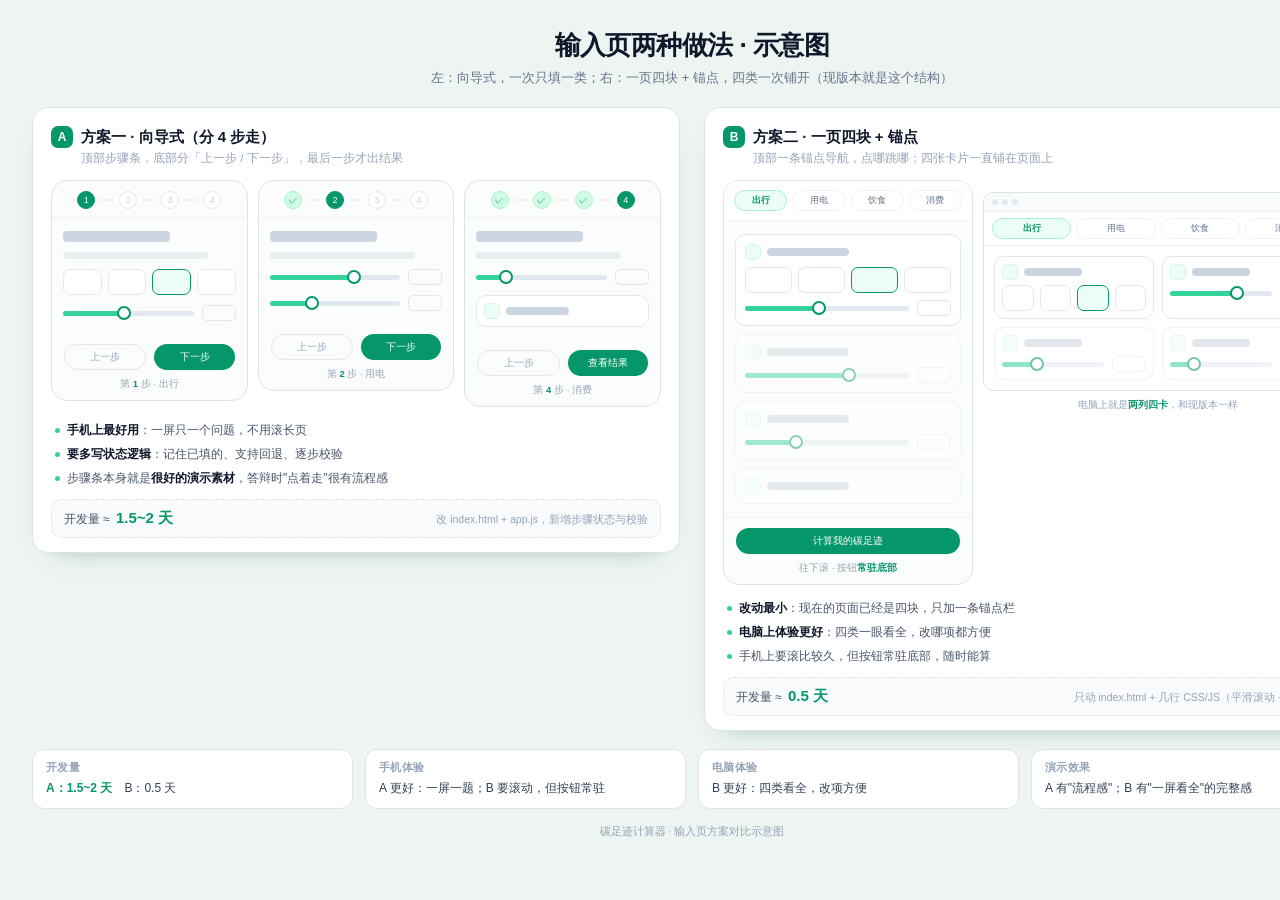
<file: docs/输入流程-示意图.html>
<!DOCTYPE html>
<html lang="zh-CN">
<head>
<meta charset="UTF-8">
<title>输入页两种做法 · 示意图</title>
<style>
  * { box-sizing: border-box; margin: 0; padding: 0; }
  body {
    font-family: -apple-system, "Segoe UI", "PingFang SC", "Microsoft YaHei", sans-serif;
    background: #eef4f1;
    padding: 28px 32px 26px;
    color: #0f172a;
  }
  .wrap { width: 1320px; margin: 0 auto; }

  header { text-align: center; margin-bottom: 20px; }
  header h1 { font-size: 26px; letter-spacing: -.02em; }
  header p { color: #64748b; font-size: 13px; margin-top: 6px; }

  .cols { display: grid; grid-template-columns: minmax(0, 1fr) minmax(0, 1fr); gap: 24px; align-items: start; }

  .col {
    background: #fff;
    border: 1px solid #dbe6e1;
    border-radius: 16px;
    padding: 18px 18px 14px;
    box-shadow: 0 12px 26px -22px rgba(6, 78, 59, .6);
  }

  .col h2 {
    font-size: 15px;
    display: flex;
    align-items: center;
    gap: 8px;
    margin-bottom: 3px;
  }
  .col h2 .num {
    display: grid; place-items: center;
    width: 22px; height: 22px; border-radius: 7px;
    background: #059669; color: #fff; font-size: 12px;
  }
  .col .lead { font-size: 11.5px; color: #94a3b8; margin: 0 0 14px 30px; }

  .row { display: flex; gap: 10px; align-items: flex-start; justify-content: center; }

  /* ---------- 手机线框 ---------- */
  .phone {
    width: 200px;
    background: #fbfdfc;
    border: 1.5px solid #dbe6e1;
    border-radius: 16px;
    overflow: hidden;
    display: flex;
    flex-direction: column;
    position: relative;
  }
  .pbar {
    display: flex; align-items: center; justify-content: center; gap: 6px;
    padding: 10px 10px 8px;
    border-bottom: 1px solid #eef2f0;
  }
  .pbar i {
    width: 18px; height: 18px; border-radius: 50%;
    border: 1.5px solid #e2e8f0; background: #fff;
    font-size: 9px; font-style: normal; color: #cbd5e1;
    display: grid; place-items: center;
  }
  .pbar i.on { background: #059669; border-color: #059669; color: #fff; }
  .pbar i.done { background: #d1fae5; border-color: #a7f3d0; color: #059669; }
  .pbar span.line { width: 12px; height: 1.5px; background: #eef2f0; }

  .pbody { padding: 13px 11px; flex: 1; display: flex; flex-direction: column; gap: 10px; }

  .ph-title { height: 11px; width: 62%; background: #cbd5e1; border-radius: 4px; }
  .ph-sub { height: 7px; width: 84%; background: #e8eef1; border-radius: 4px; }

  .grid4 { display: grid; grid-template-columns: repeat(4, 1fr); gap: 6px; }
  .grid4 i { height: 26px; border: 1.5px solid #e2e8f0; border-radius: 7px; background: #fff; }
  .grid4 i.sel { border-color: #059669; background: #ecfdf5; }

  .slider { display: flex; align-items: center; gap: 8px; }
  .track { flex: 1; height: 5px; border-radius: 99px; background: #e2e8f0; position: relative; }
  .track .fill { position: absolute; left: 0; top: 0; bottom: 0; width: 44%; background: #34d399; border-radius: 99px; }
  .track .knob {
    position: absolute; left: 41%; top: -4.5px;
    width: 14px; height: 14px; border-radius: 50%;
    background: #fff; border: 2.5px solid #059669;
  }
  .val { width: 34px; height: 16px; border: 1.5px solid #e2e8f0; border-radius: 5px; }

  .pfoot { display: flex; gap: 8px; padding: 10px 12px 12px; }
  .btn { flex: 1; height: 26px; border-radius: 99px; display: grid; place-items: center; font-size: 10px; }
  .btn.primary { background: #059669; color: #fff; }
  .btn.ghost { border: 1.5px solid #e2e8f0; color: #94a3b8; }
  .btn.wide { flex: 1; }

  .cap {
    text-align: center; font-size: 9.5px; white-space: nowrap; color: #94a3b8;
    padding: 0 0 9px; margin-top: -4px;
  }
  .cap b { color: #059669; }

  /* ---------- 锚点条 ---------- */
  .anchors {
    display: flex; gap: 5px; padding: 9px 10px;
    border-bottom: 1px solid #eef2f0; background: #fff;
  }
  .anchors span {
    flex: 1; text-align: center; font-size: 9px; color: #64748b;
    padding: 3px 0; border-radius: 99px; border: 1px solid #eef2f0;
  }
  .anchors span.active { background: #ecfdf5; border-color: #a7f3d0; color: #059669; font-weight: 700; }

  .mini-card {
    border: 1.5px solid #e2e8f0; border-radius: 10px;
    padding: 9px; display: flex; flex-direction: column; gap: 7px;
    background: #fff;
  }
  .mini-card.dim { opacity: .45; }
  .mini-head { display: flex; align-items: center; gap: 6px; }
  .mini-head i { width: 16px; height: 16px; border-radius: 5px; background: #ecfdf5; border: 1px solid #d1fae5; }
  .mini-head b { height: 8px; width: 40%; background: #cbd5e1; border-radius: 4px; display: block; }

  /* ---------- PC 迷你框 ---------- */
  .pc { width: 100%; margin-top: 12px; border: 1.5px solid #dbe6e1; border-radius: 10px; overflow: hidden; }
  .pc-bar { display: flex; gap: 4px; padding: 6px 8px; background: #f8fafc; border-bottom: 1px solid #eef2f0; }
  .pc-bar i { width: 6px; height: 6px; border-radius: 50%; background: #e2e8f0; }
  .pc-body { padding: 10px; display: grid; grid-template-columns: 1fr 1fr; gap: 8px; }
  .pc-body .mini-card { padding: 7px; gap: 5px; }
  .pc-body .mini-card:nth-child(n+3) { opacity: .55; }
  .pc .anchors { border-bottom: 1px solid #eef2f0; padding: 6px 8px; }

  /* ---------- 说明 ---------- */
  .pts { list-style: none; display: grid; gap: 6px; margin: 14px 0 12px; }
  .pts li { font-size: 12px; color: #475569; padding-left: 16px; position: relative; line-height: 1.5; }
  .pts li::before {
    content: ''; position: absolute; left: 4px; top: 7px;
    width: 5px; height: 5px; border-radius: 50%; background: #34d399;
  }
  .pts li b { color: #0f172a; }

  .cost {
    display: flex; align-items: baseline; gap: 6px;
    font-size: 12px; color: #475569;
    background: #f8fafc; border: 1px dashed #dbe6e1;
    border-radius: 10px; padding: 9px 12px;
  }
  .cost b { font-size: 15px; color: #059669; }
  .cost .chg { margin-left: auto; font-size: 10.5px; color: #94a3b8; }

  /* ---------- 底部对比条 ---------- */
  .strip {
    margin-top: 18px;
    display: grid; grid-template-columns: repeat(4, 1fr); gap: 12px;
  }
  .cell {
    background: #fff; border: 1px solid #dbe6e1; border-radius: 12px;
    padding: 11px 13px;
  }
  .cell h3 { font-size: 10.5px; color: #94a3b8; font-weight: 600; letter-spacing: .04em; }
  .cell p { font-size: 12px; margin-top: 5px; color: #334155; line-height: 1.45; }
  .cell p em { font-style: normal; color: #059669; font-weight: 700; }

  footer { text-align: center; font-size: 10.5px; color: #94a3b8; margin-top: 16px; }
</style>
</head>
<body>
<div class="wrap">
  <header>
    <h1>输入页两种做法 · 示意图</h1>
    <p>左：向导式，一次只填一类；右：一页四块 + 锚点，四类一次铺开（现版本就是这个结构）</p>
  </header>

  <div class="cols">

    <!-- =============== 方案一：向导式 =============== -->
    <section class="col">
      <h2><span class="num">A</span> 方案一 · 向导式（分 4 步走）</h2>
      <p class="lead">顶部步骤条，底部分「上一步 / 下一步」，最后一步才出结果</p>

      <div class="row">
        <!-- 第 1 步 -->
        <div class="phone">
          <div class="pbar">
            <i class="on">1</i><span class="line"></span><i>2</i><span class="line"></span>
            <i>3</i><span class="line"></span><i>4</i>
          </div>
          <div class="pbody">
            <div class="ph-title"></div>
            <div class="ph-sub"></div>
            <div class="grid4">
              <i></i><i></i><i class="sel"></i><i></i>
            </div>
            <div class="slider">
              <span class="track"><span class="fill"></span><span class="knob"></span></span>
              <span class="val"></span>
            </div>
          </div>
          <div class="pfoot">
            <span class="btn ghost">上一步</span>
            <span class="btn primary">下一步</span>
          </div>
          <div class="cap">第 <b>1</b> 步 · 出行</div>
        </div>

        <!-- 第 2 步 -->
        <div class="phone">
          <div class="pbar">
            <i class="done">✓</i><span class="line"></span><i class="on">2</i><span class="line"></span>
            <i>3</i><span class="line"></span><i>4</i>
          </div>
          <div class="pbody">
            <div class="ph-title"></div>
            <div class="ph-sub"></div>
            <div class="slider">
              <span class="track"><span class="fill" style="width:62%"></span><span class="knob" style="left:59%"></span></span>
              <span class="val"></span>
            </div>
            <div class="slider">
              <span class="track"><span class="fill" style="width:30%"></span><span class="knob" style="left:27%"></span></span>
              <span class="val"></span>
            </div>
          </div>
          <div class="pfoot">
            <span class="btn ghost">上一步</span>
            <span class="btn primary">下一步</span>
          </div>
          <div class="cap">第 <b>2</b> 步 · 用电</div>
        </div>

        <!-- 第 4 步 -->
        <div class="phone">
          <div class="pbar">
            <i class="done">✓</i><span class="line"></span><i class="done">✓</i><span class="line"></span>
            <i class="done">✓</i><span class="line"></span><i class="on">4</i>
          </div>
          <div class="pbody">
            <div class="ph-title"></div>
            <div class="ph-sub"></div>
            <div class="slider">
              <span class="track"><span class="fill" style="width:20%"></span><span class="knob" style="left:17%"></span></span>
              <span class="val"></span>
            </div>
            <div class="mini-card" style="padding:7px;gap:5px">
              <div class="mini-head"><i></i><b></b></div>
            </div>
          </div>
          <div class="pfoot">
            <span class="btn ghost">上一步</span>
            <span class="btn primary">查看结果</span>
          </div>
          <div class="cap">第 <b>4</b> 步 · 消费</div>
        </div>
      </div>

      <ul class="pts">
        <li><b>手机上最好用</b>：一屏只一个问题，不用滚长页</li>
        <li><b>要多写状态逻辑</b>：记住已填的、支持回退、逐步校验</li>
        <li>步骤条本身就是<b>很好的演示素材</b>，答辩时"点着走"很有流程感</li>
      </ul>

      <div class="cost">
        开发量 ≈ <b>1.5~2 天</b>
        <span class="chg">改 index.html + app.js，新增步骤状态与校验</span>
      </div>
    </section>

    <!-- =============== 方案二：一页四块 + 锚点 =============== -->
    <section class="col">
      <h2><span class="num">B</span> 方案二 · 一页四块 + 锚点</h2>
      <p class="lead">顶部一条锚点导航，点哪跳哪；四张卡片一直铺在页面上</p>

      <div class="row">
        <div class="phone" style="width:250px">
          <div class="anchors">
            <span class="active">出行</span><span>用电</span><span>饮食</span><span>消费</span>
          </div>
          <div class="pbody" style="gap:8px">
            <div class="mini-card">
              <div class="mini-head"><i></i><b></b></div>
              <div class="grid4" style="grid-template-columns:repeat(4,1fr)">
                <i></i><i></i><i class="sel"></i><i></i>
              </div>
              <div class="slider">
                <span class="track"><span class="fill"></span><span class="knob"></span></span>
                <span class="val"></span>
              </div>
            </div>
            <div class="mini-card dim">
              <div class="mini-head"><i></i><b></b></div>
              <div class="slider">
                <span class="track"><span class="fill" style="width:62%"></span><span class="knob" style="left:59%"></span></span>
                <span class="val"></span>
              </div>
            </div>
            <div class="mini-card dim">
              <div class="mini-head"><i></i><b></b></div>
              <div class="slider">
                <span class="track"><span class="fill" style="width:30%"></span><span class="knob" style="left:27%"></span></span>
                <span class="val"></span>
              </div>
            </div>
            <div class="mini-card dim">
              <div class="mini-head"><i></i><b></b></div>
            </div>
          </div>
          <div class="pfoot" style="border-top:1px solid #eef2f0">
            <span class="btn primary wide">计算我的碳足迹</span>
          </div>
          <div class="cap">往下滚 · 按钮<b>常驻底部</b></div>
        </div>

        <div style="flex:1; display:flex; flex-direction:column; gap:8px">
          <div class="pc">
            <div class="pc-bar"><i></i><i></i><i></i></div>
            <div class="anchors">
              <span class="active">出行</span><span>用电</span><span>饮食</span><span>消费</span>
            </div>
            <div class="pc-body">
              <div class="mini-card">
                <div class="mini-head"><i></i><b></b></div>
                <div class="grid4" style="grid-template-columns:repeat(4,1fr)">
                  <i></i><i></i><i class="sel"></i><i></i>
                </div>
              </div>
              <div class="mini-card">
                <div class="mini-head"><i></i><b></b></div>
                <div class="slider">
                  <span class="track"><span class="fill" style="width:62%"></span><span class="knob" style="left:59%"></span></span>
                  <span class="val"></span>
                </div>
              </div>
              <div class="mini-card">
                <div class="mini-head"><i></i><b></b></div>
                <div class="slider">
                  <span class="track"><span class="fill" style="width:30%"></span><span class="knob" style="left:27%"></span></span>
                  <span class="val"></span>
                </div>
              </div>
              <div class="mini-card">
                <div class="mini-head"><i></i><b></b></div>
                <div class="slider">
                  <span class="track"><span class="fill" style="width:20%"></span><span class="knob" style="left:17%"></span></span>
                  <span class="val"></span>
                </div>
              </div>
            </div>
          </div>
          <div class="cap" style="margin-top:0">电脑上就是<b>两列四卡</b>，和现版本一样</div>
        </div>
      </div>

      <ul class="pts">
        <li><b>改动最小</b>：现在的页面已经是四块，只加一条锚点栏</li>
        <li><b>电脑上体验更好</b>：四类一眼看全，改哪项都方便</li>
        <li>手机上要滚比较久，但按钮常驻底部，随时能算</li>
      </ul>

      <div class="cost">
        开发量 ≈ <b>0.5 天</b>
        <span class="chg">只动 index.html + 几行 CSS/JS（平滑滚动 + 高亮）</span>
      </div>
    </section>
  </div>

  <div class="strip">
    <div class="cell">
      <h3>开发量</h3>
      <p><em>A：1.5~2 天</em>　B：0.5 天</p>
    </div>
    <div class="cell">
      <h3>手机体验</h3>
      <p>A 更好：一屏一题；B 要滚动，但按钮常驻</p>
    </div>
    <div class="cell">
      <h3>电脑体验</h3>
      <p>B 更好：四类看全，改项方便</p>
    </div>
    <div class="cell">
      <h3>演示效果</h3>
      <p>A 有"流程感"；B 有"一屏看全"的完整感</p>
    </div>
  </div>

  <footer>碳足迹计算器 · 输入页方案对比示意图</footer>
</div>
</body>
</html>
</file>
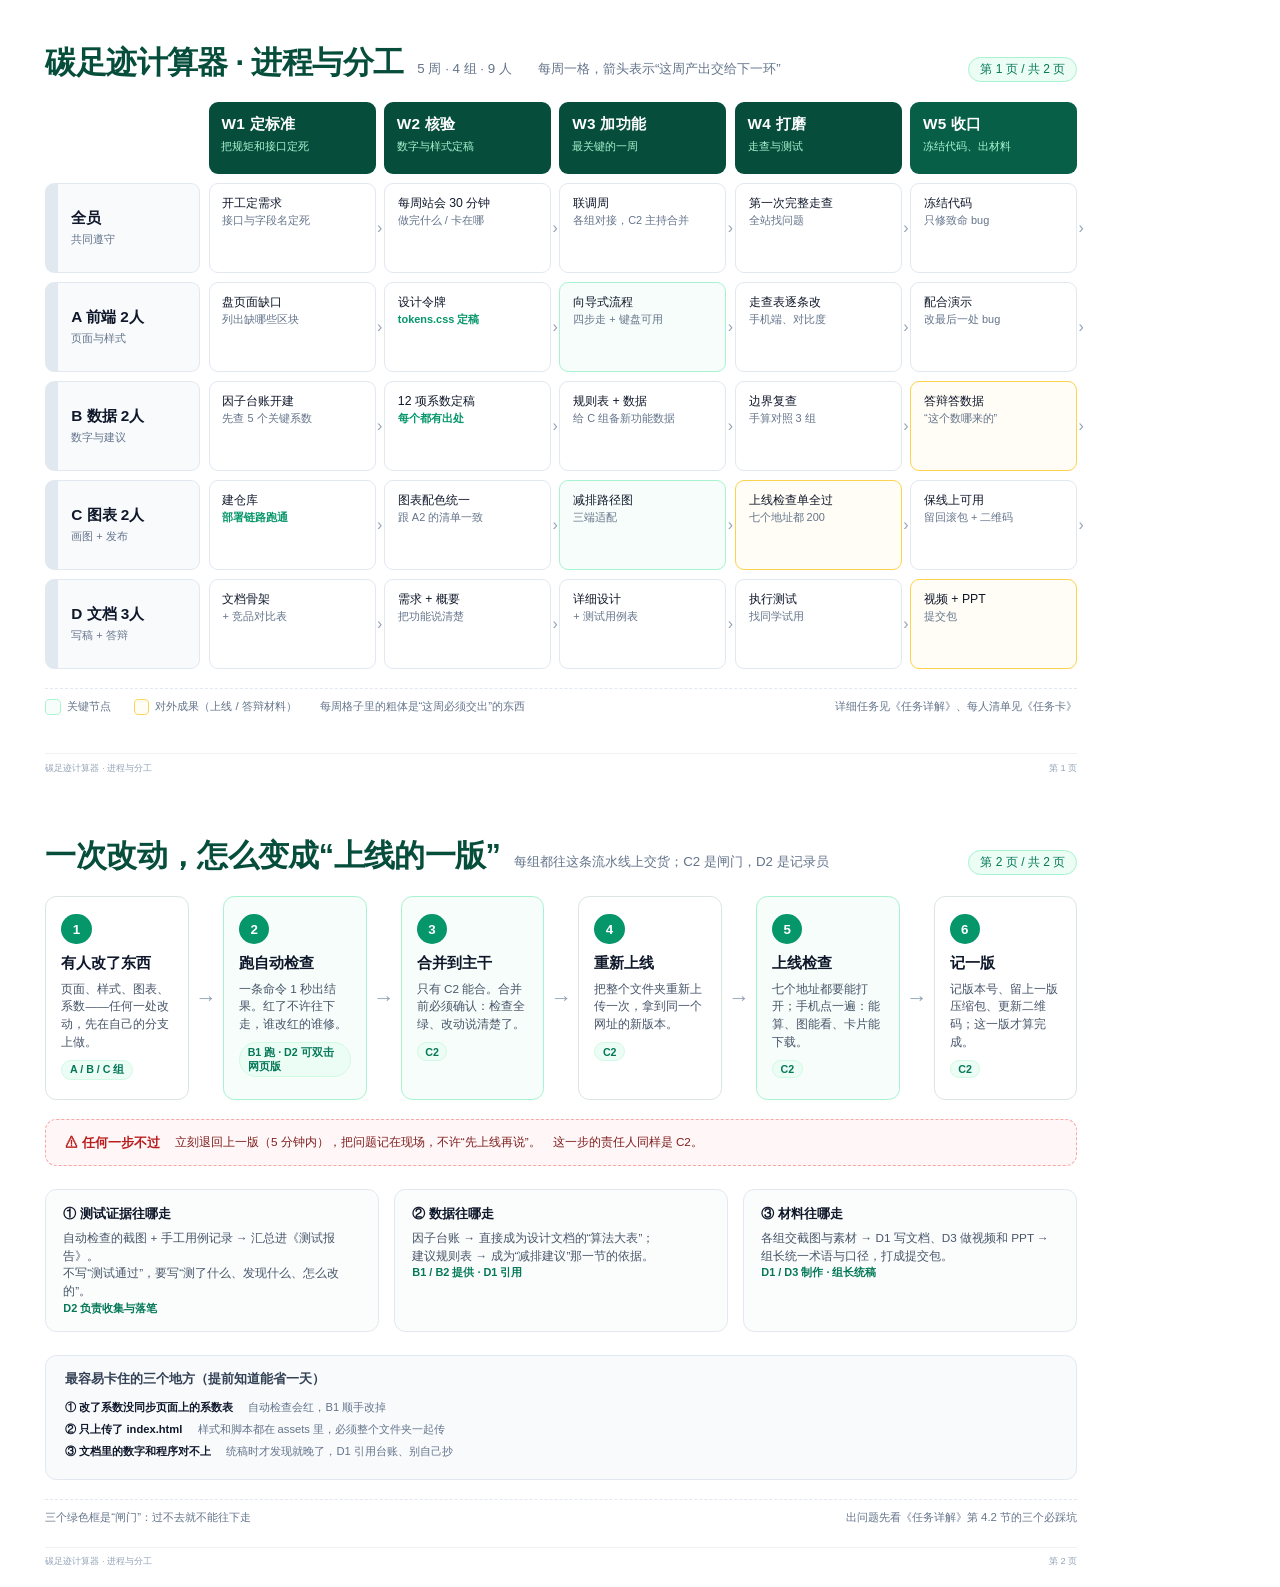
<file: docs/进程与分工流程图.html>
<!DOCTYPE html>
<html lang="zh-CN">
<head>
<meta charset="UTF-8">
<title>碳足迹计算器 · 进程与分工流程图</title>
<style>
  @page { size: A4 landscape; margin: 0; }

  * { box-sizing: border-box; margin: 0; padding: 0; }

  body {
    font-family: -apple-system, "Segoe UI", "PingFang SC", "Microsoft YaHei", sans-serif;
    color: #0f172a;
    -webkit-print-color-adjust: exact;
    print-color-adjust: exact;
  }

  .page {
    width: 297mm;
    height: 210mm;
    padding: 11mm 12mm 9mm;
    background: #fff;
    position: relative;
    overflow: hidden;
    page-break-after: always;
  }
  .page:last-child { page-break-after: auto; }

  /* ---------- 页头 ---------- */
  .head { display: flex; align-items: baseline; gap: 14px; margin-bottom: 5mm; }
  h1 { font-size: 23pt; letter-spacing: -.02em; color: #064e3b; }
  .head .sub { font-size: 10pt; color: #64748b; }
  .head .tag {
    margin-left: auto; font-size: 9pt; color: #047857;
    border: 1px solid #a7f3d0; background: #ecfdf5;
    padding: 3px 11px; border-radius: 99px;
  }

  /* ---------- 泳道表 ---------- */
  .board {
    display: grid;
    grid-template-columns: 41mm repeat(5, 1fr);
    gap: 2.2mm;
  }

  .corner, .week, .lane-label, .cell { border-radius: 2.4mm; }

  .week {
    background: #064e3b; color: #fff;
    padding: 3mm 3.4mm;
    min-height: 19mm;
  }
  .week b { display: block; font-size: 11.5pt; letter-spacing: .02em; }
  .week span { display: block; font-size: 8.2pt; color: #a7f3d0; margin-top: 1mm; }

  .week.w5 { background: #065f46; }

  .lane-label {
    display: flex; flex-direction: column; justify-content: center;
    padding: 3mm 3.4mm; border-left: 3.6mm solid #cbd5e1;
    background: #f8fafc; border: 1px solid #e2e8f0; border-left-width: 3.6mm;
  }
  .lane-label b { font-size: 11.5pt; }
  .lane-label span { font-size: 8.2pt; color: #64748b; margin-top: .8mm; }

  .lane-a .lane-label { border-left-color: #0ea5e9; background: #f0f9ff; }
  .lane-b .lane-label { border-left-color: #16a34a; background: #f0fdf4; }
  .lane-c .lane-label { border-left-color: #f59e0b; background: #fffbeb; }
  .lane-d .lane-label { border-left-color: #a855f7; background: #faf5ff; }
  .lane-all .lane-label { border-left-color: #64748b; background: #f8fafc; }

  .cell {
    border: 1px solid #e2e8f0;
    background: #fff;
    padding: 3mm 3.4mm;
    font-size: 9.2pt;
    line-height: 1.4;
    min-height: 24mm;
    position: relative;
  }
  .cell b { display: block; font-size: 10pt; margin-bottom: 1.2mm; }
  .cell small { color: #64748b; font-size: 8.2pt; }
  .cell .done { color: #059669; font-weight: 700; }

  .cell.key { border-color: #a7f3d0; background: #f7fdfa; }
  .cell.hot { border-color: #fcd34d; background: #fffdf5; }

  .lane-all .cell { background: #f8fafc; color: #475569; min-height: 17mm; padding: 2.4mm 3.4mm; }

  /* 行间箭头 */
  .cell:not(:last-child)::after {
    content: "\203A";
    position: absolute; right: -2.05mm; top: 50%;
    transform: translateY(-50%);
    font-size: 12pt; line-height: 1; color: #94a3b8;
  }

  /* ---------- 页脚说明 ---------- */
  .legend {
    display: flex; gap: 6mm; align-items: center;
    margin-top: 5mm; font-size: 8.6pt; color: #64748b;
    border-top: 1px dashed #e2e8f0; padding-top: 2.6mm;
  }
  .legend i { font-style: normal; display: inline-flex; align-items: center; gap: 1.6mm; }
  .legend i.note-only::before { display: none; }
  .legend.plain-legend i::before { display: none; }
  .legend i::before {
    content: ""; width: 3.6mm; height: 3.6mm; border-radius: 1.2mm;
    border: 1px solid #e2e8f0; background: #fff;
  }
  .legend .k::before { background: #f7fdfa; border-color: #a7f3d0; }
  .legend .h::before { background: #fffdf5; border-color: #fcd34d; }

  /* ---------- 第二页：发布闭环 ---------- */
  .flow { display: flex; align-items: stretch; gap: 0; margin-top: 4mm; }
  .step {
    flex: 1; border: 1.2px solid #dbe6e1; border-radius: 3mm;
    background: #fff; padding: 4.5mm 4mm 5mm; position: relative;
  }
  .step .n {
    display: inline-grid; place-items: center;
    width: 8mm; height: 8mm; border-radius: 50%;
    background: #059669; color: #fff; font-size: 10pt; font-weight: 700;
    margin-bottom: 2.2mm;
  }
  .step b { display: block; font-size: 11.5pt; margin-bottom: 1.6mm; }
  .step p { font-size: 8.8pt; color: #475569; line-height: 1.5; }
  .step .who {
    display: inline-block; margin-top: 2.6mm; font-size: 8pt; font-weight: 700;
    color: #047857; background: #ecfdf5; border: 1px solid #d1fae5;
    padding: .6mm 2mm; border-radius: 99px;
  }
  .step.s-gate { border-color: #a7f3d0; background: #f7fdfa; }

  .arrow {
    width: 9mm; display: grid; place-items: center; color: #94a3b8; font-size: 16pt;
  }

  .rollback {
    margin-top: 5mm; display: flex; align-items: center; gap: 4mm;
    border: 1.2px dashed #fca5a5; background: #fff7f7; border-radius: 3mm;
    padding: 3.6mm 5mm;
  }
  .rollback b { color: #b91c1c; font-size: 10pt; white-space: nowrap; }
  .rollback span { font-size: 8.8pt; color: #7f1d1d; }

  .parallel { margin-top: 6mm; display: grid; grid-template-columns: repeat(3, 1fr); gap: 4mm; }
  .pbox {
    border: 1px solid #e2e8f0; border-radius: 3mm; padding: 4mm 4.5mm;
    background: #fbfdfc;
  }
  .pbox b { font-size: 10pt; display: block; margin-bottom: 1.6mm; }
  .pbox p { font-size: 8.8pt; color: #475569; line-height: 1.5; }
  .pbox .who { font-size: 8.2pt; color: #047857; font-weight: 700; }

  .blockers {
    margin-top: 6mm; border: 1px solid #e2e8f0; border-radius: 3mm;
    background: #f8fafc; padding: 4mm 5mm 4.4mm;
  }
  .blockers > b { display: block; font-size: 9.6pt; color: #334155; margin-bottom: 2.4mm; }
  .bl { display: flex; align-items: baseline; gap: 4mm; font-size: 8.4pt; color: #475569; padding: .9mm 0; }
  .bl span { white-space: nowrap; font-weight: 600; color: #0f172a; }
  .bl em { font-style: normal; color: #64748b; }

  .foot {
    position: absolute; left: 12mm; right: 12mm; bottom: 5mm;
    display: flex; justify-content: space-between;
    font-size: 7pt; color: #94a3b8;
    border-top: 1px solid #eef2f0; padding-top: 2mm;
  }
</style>
</head>
<body>

<!-- ==================== 第 1 页：五周进程泳道 ==================== -->
<div class="page">
  <div class="head">
    <h1>碳足迹计算器 · 进程与分工</h1>
    <div class="sub">5 周 · 4 组 · 9 人　　每周一格，箭头表示“这周产出交给下一环”</div>
    <div class="tag">第 1 页 / 共 2 页</div>
  </div>

  <div class="board">
    <!-- 表头 -->
    <div class="corner"></div>
    <div class="week"><b>W1 定标准</b><span>把规矩和接口定死</span></div>
    <div class="week"><b>W2 核验</b><span>数字与样式定稿</span></div>
    <div class="week"><b>W3 加功能</b><span>最关键的一周</span></div>
    <div class="week"><b>W4 打磨</b><span>走查与测试</span></div>
    <div class="week w5"><b>W5 收口</b><span>冻结代码、出材料</span></div>

    <!-- 全员 -->
    <div class="lane-all lane-label"><b>全员</b><span>共同遵守</span></div>
    <div class="cell">开工定需求<br><small>接口与字段名定死</small></div>
    <div class="cell">每周站会 30 分钟<br><small>做完什么 / 卡在哪</small></div>
    <div class="cell">联调周<br><small>各组对接，C2 主持合并</small></div>
    <div class="cell">第一次完整走查<br><small>全站找问题</small></div>
    <div class="cell">冻结代码<br><small>只修致命 bug</small></div>

    <!-- A 组 -->
    <div class="lane-a lane-label"><b>A 前端 2人</b><span>页面与样式</span></div>
    <div class="cell">盘页面缺口<br><small>列出缺哪些区块</small></div>
    <div class="cell">设计令牌<br><small class="done">tokens.css 定稿</small></div>
    <div class="cell key">向导式流程<br><small>四步走 + 键盘可用</small></div>
    <div class="cell">走查表逐条改<br><small>手机端、对比度</small></div>
    <div class="cell">配合演示<br><small>改最后一处 bug</small></div>

    <!-- B 组 -->
    <div class="lane-b lane-label"><b>B 数据 2人</b><span>数字与建议</span></div>
    <div class="cell">因子台账开建<br><small>先查 5 个关键系数</small></div>
    <div class="cell">12 项系数定稿<br><small class="done">每个都有出处</small></div>
    <div class="cell">规则表 + 数据<br><small>给 C 组备新功能数据</small></div>
    <div class="cell">边界复查<br><small>手算对照 3 组</small></div>
    <div class="cell hot">答辩答数据<br><small>“这个数哪来的”</small></div>

    <!-- C 组 -->
    <div class="lane-c lane-label"><b>C 图表 2人</b><span>画图 + 发布</span></div>
    <div class="cell">建仓库<br><small class="done">部署链路跑通</small></div>
    <div class="cell">图表配色统一<br><small>跟 A2 的清单一致</small></div>
    <div class="cell key">减排路径图<br><small>三端适配</small></div>
    <div class="cell hot">上线检查单全过<br><small>七个地址都 200</small></div>
    <div class="cell">保线上可用<br><small>留回滚包 + 二维码</small></div>

    <!-- D 组 -->
    <div class="lane-d lane-label"><b>D 文档 3人</b><span>写稿 + 答辩</span></div>
    <div class="cell">文档骨架<br><small>+ 竞品对比表</small></div>
    <div class="cell">需求 + 概要<br><small>把功能说清楚</small></div>
    <div class="cell">详细设计<br><small>+ 测试用例表</small></div>
    <div class="cell">执行测试<br><small>找同学试用</small></div>
    <div class="cell hot">视频 + PPT<br><small>提交包</small></div>
  </div>

  <div class="legend">
    <i class="k">关键节点</i>
    <i class="h">对外成果（上线 / 答辩材料）</i>
    <i class="note-only">每周格子里的粗体是“这周必须交出”的东西</i>
    <i class="note-only" style="margin-left:auto">详细任务见《任务详解》、每人清单见《任务卡》</i>
  </div>

  <div class="foot">
    <span>碳足迹计算器 · 进程与分工</span>
    <span>第 1 页</span>
  </div>
</div>

<!-- ==================== 第 2 页：一次发布闭环 ==================== -->
<div class="page">
  <div class="head">
    <h1>一次改动，怎么变成“上线的一版”</h1>
    <div class="sub">每组都往这条流水线上交货；C2 是闸门，D2 是记录员</div>
    <div class="tag">第 2 页 / 共 2 页</div>
  </div>

  <div class="flow">
    <div class="step">
      <div class="n">1</div>
      <b>有人改了东西</b>
      <p>页面、样式、图表、系数——任何一处改动，先在自己的分支上做。</p>
      <span class="who">A / B / C 组</span>
    </div>
    <div class="arrow">→</div>

    <div class="step s-gate">
      <div class="n">2</div>
      <b>跑自动检查</b>
      <p>一条命令 1 秒出结果。红了不许往下走，谁改红的谁修。</p>
      <span class="who">B1 跑 · D2 可双击网页版</span>
    </div>
    <div class="arrow">→</div>

    <div class="step s-gate">
      <div class="n">3</div>
      <b>合并到主干</b>
      <p>只有 C2 能合。合并前必须确认：检查全绿、改动说清楚了。</p>
      <span class="who">C2</span>
    </div>
    <div class="arrow">→</div>

    <div class="step">
      <div class="n">4</div>
      <b>重新上线</b>
      <p>把整个文件夹重新上传一次，拿到同一个网址的新版本。</p>
      <span class="who">C2</span>
    </div>
    <div class="arrow">→</div>

    <div class="step s-gate">
      <div class="n">5</div>
      <b>上线检查</b>
      <p>七个地址都要能打开；手机点一遍：能算、图能看、卡片能下载。</p>
      <span class="who">C2</span>
    </div>
    <div class="arrow">→</div>

    <div class="step">
      <div class="n">6</div>
      <b>记一版</b>
      <p>记版本号、留上一版压缩包、更新二维码；这一版才算完成。</p>
      <span class="who">C2</span>
    </div>
  </div>

  <div class="rollback">
    <b>⚠ 任何一步不过</b>
    <span>立刻退回上一版（5 分钟内），把问题记在现场，不许“先上线再说”。　这一步的责任人同样是 C2。</span>
  </div>

  <div class="parallel">
    <div class="pbox">
      <b>① 测试证据往哪走</b>
      <p>自动检查的截图 + 手工用例记录 → 汇总进《测试报告》。<br>不写“测试通过”，要写“测了什么、发现什么、怎么改的”。</p>
      <p class="who">D2 负责收集与落笔</p>
    </div>
    <div class="pbox">
      <b>② 数据往哪走</b>
      <p>因子台账 → 直接成为设计文档的“算法大表”；<br>建议规则表 → 成为“减排建议”那一节的依据。</p>
      <p class="who">B1 / B2 提供 · D1 引用</p>
    </div>
    <div class="pbox">
      <b>③ 材料往哪走</b>
      <p>各组交截图与素材 → D1 写文档、D3 做视频和 PPT →<br>组长统一术语与口径，打成提交包。</p>
      <p class="who">D1 / D3 制作 · 组长统稿</p>
    </div>
  </div>

  <div class="blockers">
    <b>最容易卡住的三个地方（提前知道能省一天）</b>
    <div class="bl">
      <span>① 改了系数没同步页面上的系数表</span>
      <em>自动检查会红，B1 顺手改掉</em>
    </div>
    <div class="bl">
      <span>② 只上传了 index.html</span>
      <em>样式和脚本都在 assets 里，必须整个文件夹一起传</em>
    </div>
    <div class="bl">
      <span>③ 文档里的数字和程序对不上</span>
      <em>统稿时才发现就晚了，D1 引用台账、别自己抄</em>
    </div>
  </div>

  <div class="legend plain-legend" style="margin-top:5mm">
    <i class="note-only">三个绿色框是“闸门”：过不去就不能往下走</i>
    <i class="note-only" style="margin-left:auto">出问题先看《任务详解》第 4.2 节的三个必踩坑</i>
  </div>

  <div class="foot">
    <span>碳足迹计算器 · 进程与分工</span>
    <span>第 2 页</span>
  </div>
</div>

</body>
</html>
</file>
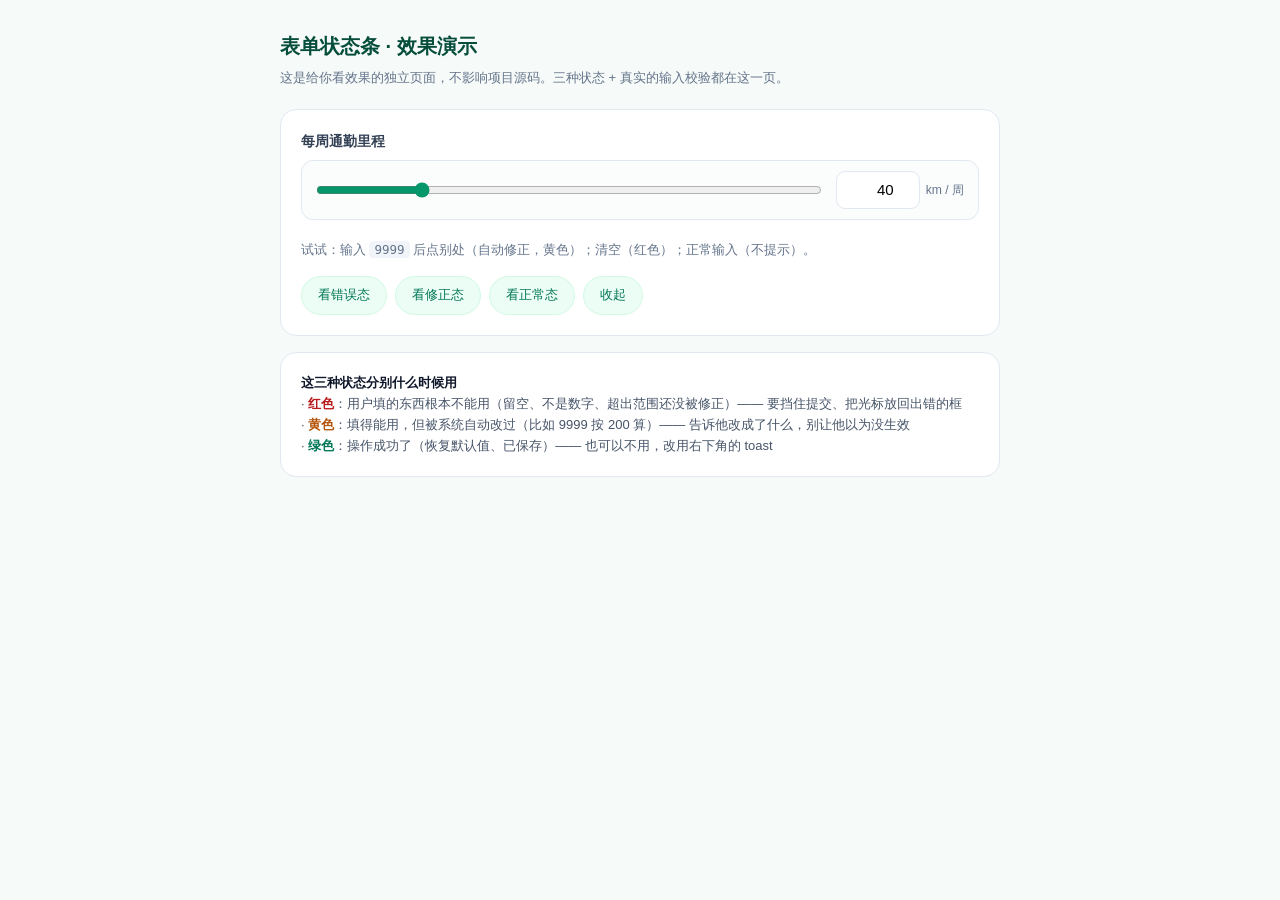
<file: docs/错误提示-演示.html>
<!DOCTYPE html>
<html lang="zh-CN">
<head>
<meta charset="UTF-8">
<meta name="viewport" content="width=device-width, initial-scale=1">
<title>表单状态条 · 效果演示</title>
<style>
  :root {
    --c-primary: #059669;
    --c-primary-dark: #047857;
    --c-primary-soft: #ecfdf5;
    --c-primary-line: #d1fae5;
    --c-text: #0f172a;
    --c-text-2: #334155;
    --c-text-muted: #64748b;
    --c-line: #e2e8f0;
    --c-danger: #dc2626;
    --c-warn: #f59e0b;
  }
  * { box-sizing: border-box; margin: 0; padding: 0; }
  body {
    font-family: -apple-system, "Segoe UI", "PingFang SC", "Microsoft YaHei", sans-serif;
    background: #f6faf8; color: var(--c-text); padding: 30px 20px 60px;
    line-height: 1.6;
  }
  .wrap { max-width: 720px; margin: 0 auto; }
  h1 { font-size: 20px; color: #064e3b; }
  .sub { color: var(--c-text-muted); font-size: 13px; margin: 6px 0 20px; }
  .card {
    background: #fff; border: 1px solid var(--c-line); border-radius: 16px;
    padding: 20px; margin-bottom: 16px;
  }
  .q { display: flex; flex-direction: column; gap: 8px; margin-bottom: 16px; }
  .q-label { font-size: .88rem; font-weight: 600; color: var(--c-text-2); }
  .slider-field {
    display: flex; align-items: center; gap: 14px;
    padding: 10px 14px; border: 1px solid var(--c-line); border-radius: 12px;
    background: #fbfdfc;
  }
  .js-range { flex: 1; accent-color: var(--c-primary); }
  .num-wrap { display: flex; align-items: center; gap: 6px; }
  .js-num {
    width: 84px; padding: 6px 10px; border: 1px solid var(--c-line); border-radius: 9px;
    font: inherit; font-size: .94rem; text-align: right; background: #fff;
  }
  .js-num:focus { outline: none; border-color: var(--c-primary); box-shadow: 0 0 0 3px rgba(16,185,129,.14); }
  .js-num.is-invalid { border-color: var(--c-danger); box-shadow: 0 0 0 3px rgba(220,38,38,.12); }
  .unit { font-size: .76rem; color: var(--c-text-muted); }

  /* ============ 状态条 ============ */
  .form-status {
    display: flex; align-items: flex-start; gap: 9px;
    margin-top: 14px; padding: 10px 14px;
    border-radius: 12px; font-size: .86rem; line-height: 1.45;
    border: 1px solid transparent;
    animation: fsIn .18s ease both;
  }
  .form-status.is-hidden { display: none; }
  .form-status.is-error { background: #fef2f2; border-color: #fecaca; color: #b91c1c; }
  .form-status.is-warn  { background: #fffbeb; border-color: #fde68a; color: #b45309; }
  .form-status.is-ok    { background: var(--c-primary-soft); border-color: var(--c-primary-line); color: var(--c-primary-dark); }
  .form-status .fs-icon {
    flex: none; width: 18px; height: 18px; margin-top: 1px;
    border-radius: 50%; display: grid; place-items: center;
    font-size: 11px; font-weight: 800; color: #fff; line-height: 1;
  }
  .is-error .fs-icon { background: var(--c-danger); }
  .is-warn .fs-icon { background: var(--c-warn); }
  .is-ok .fs-icon { background: var(--c-primary); }
  body.static .form-status { animation: none; }\n  @keyframes fsIn {
    from { opacity: 0; transform: translateY(-4px); }
    to { opacity: 1; transform: none; }
  }

  .actions { display: flex; gap: 8px; flex-wrap: wrap; }
  button {
    font: inherit; font-size: 13px; padding: 8px 16px; border-radius: 999px;
    border: 1px solid var(--c-primary-line); background: var(--c-primary-soft);
    color: var(--c-primary-dark); cursor: pointer;
  }
  button:hover { background: var(--c-primary-line); }
  .note { font-size: 12.5px; color: var(--c-text-muted); margin-top: 12px; }
  .note code { background: #f1f5f9; padding: 1px 5px; border-radius: 4px; }
</style>
</head>
<body>
<div class="wrap">
  <h1>表单状态条 · 效果演示</h1>
  <p class="sub">这是给你看效果的独立页面，不影响项目源码。三种状态 + 真实的输入校验都在这一页。</p>

  <div class="card">
    <div class="q">
      <label class="q-label" for="demoNum">每周通勤里程</label>
      <div class="slider-field">
        <input type="range" class="js-range" min="0" max="200" step="5" value="40" id="demoRange">
        <div class="num-wrap">
          <input type="number" class="js-num" id="demoNum" min="0" max="200" step="5" value="40">
          <span class="unit">km / 周</span>
        </div>
      </div>
      <p class="note">试试：输入 <code>9999</code> 后点别处（自动修正，黄色）；清空（红色）；正常输入（不提示）。</p>
    </div>

    <div class="form-status is-hidden" id="formStatus" role="status" aria-live="polite">
      <span class="fs-icon" aria-hidden="true">!</span>
      <span class="fs-text"></span>
    </div>

    <div class="actions" style="margin-top:16px">
      <button type="button" data-demo="error">看错误态</button>
      <button type="button" data-demo="warn">看修正态</button>
      <button type="button" data-demo="ok">看正常态</button>
      <button type="button" data-demo="hide">收起</button>
    </div>
  </div>

  <div class="card" style="font-size:13px;color:#475569">
    <b style="color:#0f172a">这三种状态分别什么时候用</b><br>
    · <b style="color:#b91c1c">红色</b>：用户填的东西根本不能用（留空、不是数字、超出范围还没被修正）—— 要挡住提交、把光标放回出错的框<br>
    · <b style="color:#b45309">黄色</b>：填得能用，但被系统自动改过（比如 9999 按 200 算）—— 告诉他改成了什么，别让他以为没生效<br>
    · <b style="color:#047857">绿色</b>：操作成功了（恢复默认值、已保存）—— 也可以不用，改用右下角的 toast
  </div>
</div>

<script>
(function () {
  'use strict';

  var statusEl = document.getElementById('formStatus');
  var iconEl = statusEl.querySelector('.fs-icon');
  var textEl = statusEl.querySelector('.fs-text');
  var num = document.getElementById('demoNum');
  var range = document.getElementById('demoRange');
  var timer = null;

  function hide() {
    statusEl.className = 'form-status is-hidden';
    num.classList.remove('is-invalid');
    num.removeAttribute('aria-invalid');
  }

  function show(type, text, target) {
    clearTimeout(timer);
    statusEl.className = 'form-status is-' + type;
    iconEl.textContent = (type === 'warn' || type === 'error') ? '!' : '✓';
    textEl.textContent = text;
    if (target && type === 'error') {      // 只有"真的错了"才标红框；被修正的不算错
      target.classList.add('is-invalid');
      target.setAttribute('aria-invalid', 'true');
    }
    timer = setTimeout(hide, 6000);
  }

  /* 数字框失焦：范围外就修正并提示，范围外且无法修正就报错 */
  num.addEventListener('blur', function () {
    var min = Number(num.min), max = Number(num.max);
    var raw = num.value;
    if (raw === '' || !isFinite(Number(raw))) {
      show('error', '「每周通勤里程」不能为空，请填一个 0~200 之间的数字', num);
      return;
    }
    var v = Number(raw);
    if (v < min || v > max) {
      var fixed = Math.min(max, Math.max(min, v));
      num.value = fixed;
      range.value = fixed;
      show('warn', '「每周通勤里程」范围是 ' + min + '~' + max + '，已按 ' + fixed + ' 计算', num);
      return;
    }
    num.classList.remove('is-invalid');
    num.removeAttribute('aria-invalid');
    if (statusEl.classList.contains('is-error')) hide();
  });

  num.addEventListener('input', function () {
    range.value = num.value;
    if (num.classList.contains('is-invalid') && num.value !== '') hide();
  });

  range.addEventListener('input', function () {
    num.value = range.value;
    hide();
  });

  document.querySelectorAll('[data-demo]').forEach(function (btn) {
    btn.addEventListener('click', function () {
      var kind = btn.getAttribute('data-demo');
      if (kind === 'error') show('error', '「每周通勤里程」不能为空，请填一个 0~200 之间的数字', num);
      else if (kind === 'warn') show('warn', '「每周通勤里程」范围是 0~200，已按 200 计算', num);
      else if (kind === 'ok') show('ok', '已恢复默认值');
      else hide();
    });
  });

  /* 截图用：#error / #warn / #ok 直接展示对应状态 */
  if (location.hash) document.body.classList.add('static');
  if (location.hash === '#error') show('error', '「每周通勤里程」不能为空，请填一个 0~200 之间的数字', num);
  if (location.hash === '#warn') show('warn', '「每周通勤里程」范围是 0~200，已按 200 计算', num);
  if (location.hash === '#ok') show('ok', '已恢复默认值');
})();
</script>
</body>
</html>
</file>
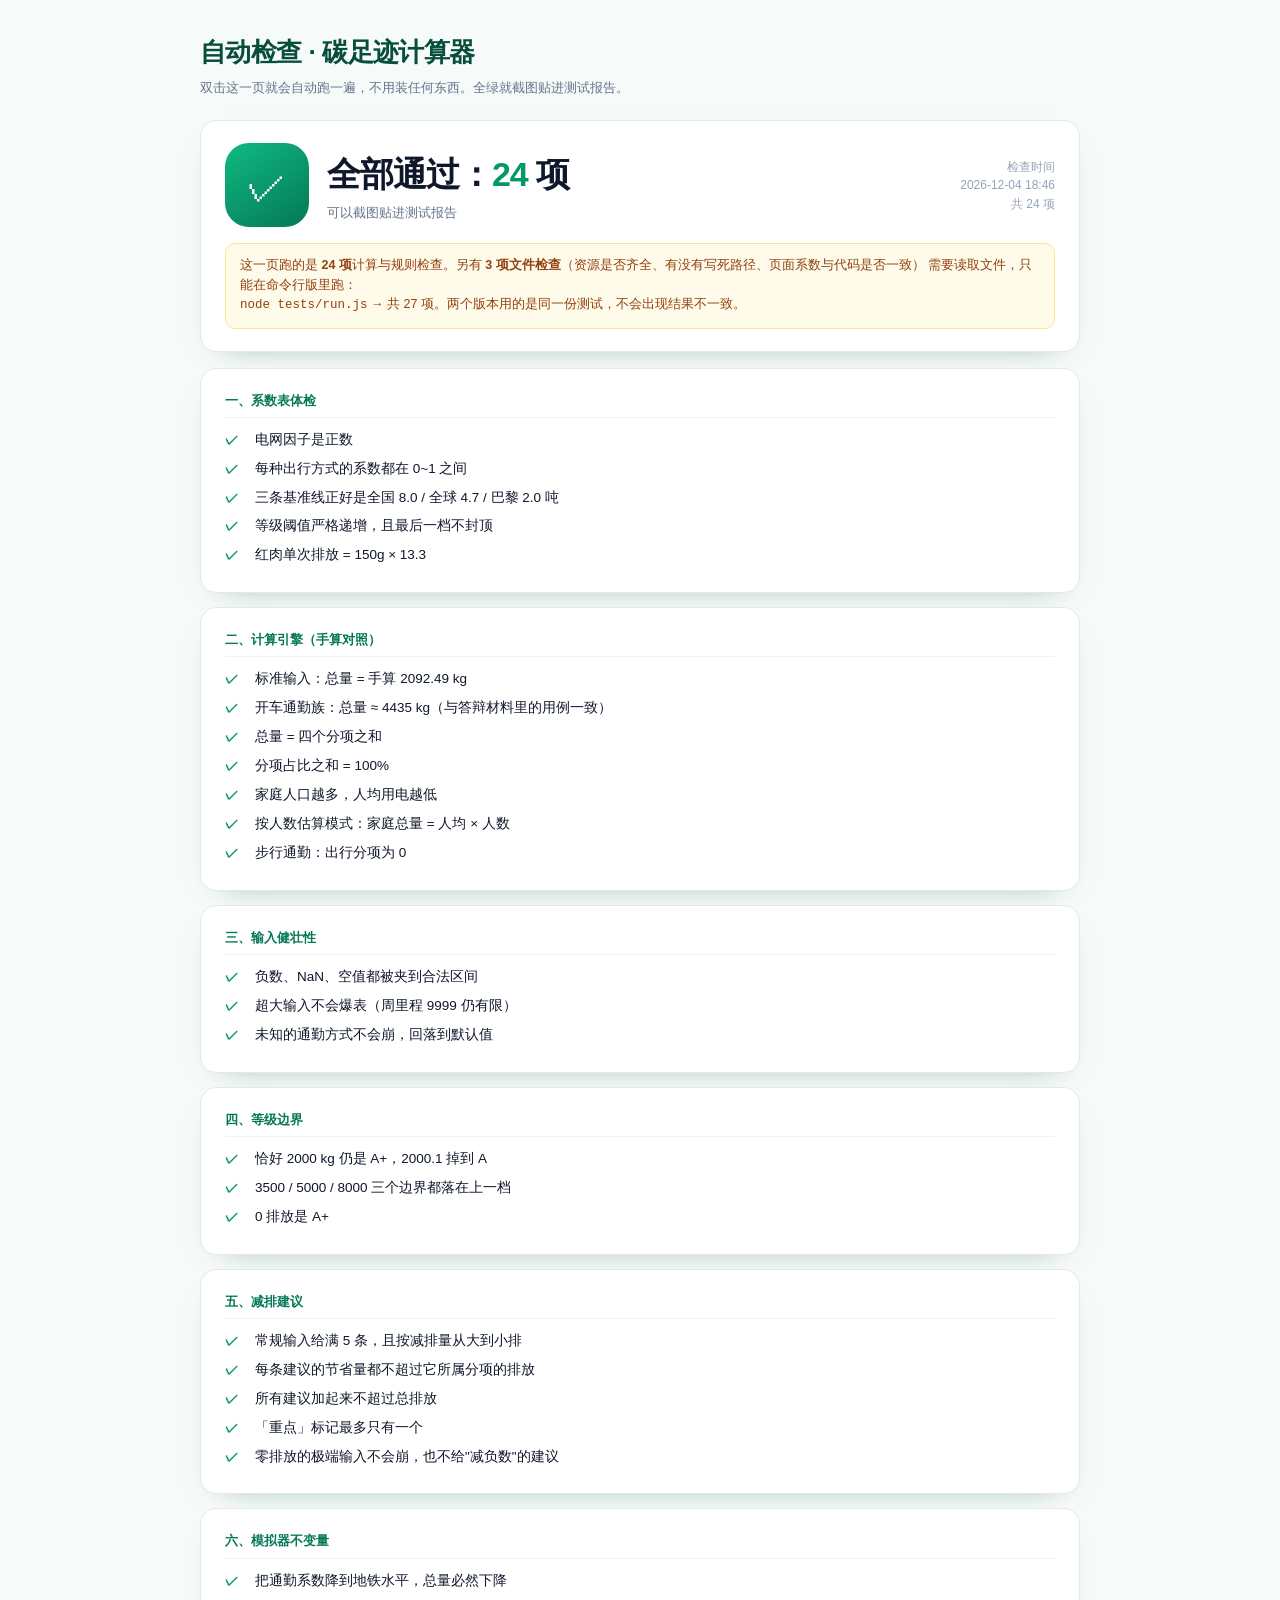
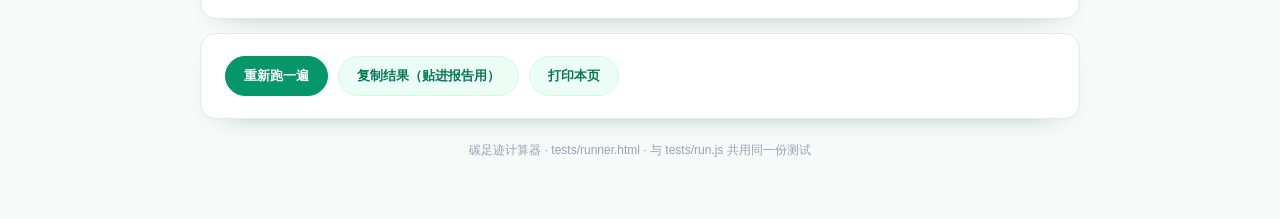
<file: tests/runner.html>
<!DOCTYPE html>
<html lang="zh-CN">
<head>
<meta charset="UTF-8">
<meta name="viewport" content="width=device-width, initial-scale=1">
<title>自动检查 · 碳足迹计算器</title>
<style>
  * { box-sizing: border-box; margin: 0; padding: 0; }
  body {
    font-family: -apple-system, "Segoe UI", "PingFang SC", "Microsoft YaHei", sans-serif;
    background: #f6faf8; color: #0f172a;
    padding: 32px 20px 60px;
    line-height: 1.55;
  }
  .wrap { max-width: 880px; margin: 0 auto; }

  header { margin-bottom: 22px; }
  h1 { font-size: 26px; letter-spacing: -.02em; color: #064e3b; }
  .sub { color: #64748b; font-size: 13px; margin-top: 6px; }

  .panel {
    background: #fff; border: 1px solid #e2e8f0; border-radius: 16px;
    padding: 22px 24px; margin-bottom: 16px;
    box-shadow: 0 12px 30px -24px rgba(6,78,59,.6);
  }

  /* 状态区 */
  .status { display: flex; align-items: center; gap: 18px; flex-wrap: wrap; }
  .badge {
    display: grid; place-items: center;
    width: 84px; height: 84px; border-radius: 24px;
    font-size: 40px; color: #fff; flex: none;
    background: #94a3b8;
  }
  .badge.ok { background: linear-gradient(145deg, #10b981, #047857); }
  .badge.bad { background: linear-gradient(145deg, #f87171, #dc2626); }
  .badge.run { background: linear-gradient(145deg, #fbbf24, #d97706); font-size: 26px; }

  .stat-num { font-size: 34px; font-weight: 800; letter-spacing: -.03em; }
  .stat-num b { color: #059669; }
  .stat-num i { font-style: normal; color: #dc2626; }
  .stat-label { font-size: 13px; color: #64748b; margin-top: 2px; }
  .stamp { font-size: 12px; color: #94a3b8; margin-left: auto; text-align: right; }

  /* 分组 */
  .group { margin-bottom: 14px; }
  .group h2 {
    font-size: 13px; font-weight: 700; color: #047857;
    padding-bottom: 6px; border-bottom: 1px solid #eef2f0; margin-bottom: 8px;
  }
  .item {
    display: grid; grid-template-columns: 22px 1fr; gap: 8px;
    align-items: start; padding: 4px 0; font-size: 13.5px;
  }
  .item .mark { color: #059669; font-weight: 700; }
  .item.fail .mark { color: #dc2626; }
  .item .why {
    grid-column: 2; color: #b91c1c; font-size: 12px;
    background: #fef2f2; border-left: 3px solid #fecaca;
    padding: 4px 8px; border-radius: 0 6px 6px 0; margin-top: 3px;
    font-family: Consolas, Menlo, monospace; white-space: pre-wrap;
  }

  .note {
    background: #fffbeb; border: 1px solid #fde68a; border-radius: 10px;
    padding: 12px 14px; font-size: 12.5px; color: #92400e; margin-top: 4px;
  }

  .actions { display: flex; gap: 10px; flex-wrap: wrap; margin-top: 4px; }
  button {
    font: inherit; font-size: 13px; font-weight: 600;
    padding: 9px 18px; border-radius: 999px; cursor: pointer;
    border: 1px solid #d1fae5; background: #ecfdf5; color: #047857;
    transition: background .16s, transform .1s;
  }
  button:hover { background: #d1fae5; }
  button:active { transform: translateY(1px); }
  button.primary { background: #059669; border-color: #059669; color: #fff; }
  button.primary:hover { background: #047857; }

  .toast {
    position: fixed; left: 50%; bottom: 26px; transform: translate(-50%, 20px);
    background: rgba(15,23,42,.92); color: #f8fafc; font-size: 13px;
    padding: 9px 18px; border-radius: 999px; opacity: 0;
    transition: opacity .22s, transform .22s; pointer-events: none;
  }
  .toast.show { opacity: 1; transform: translate(-50%, 0); }

  footer { text-align: center; color: #94a3b8; font-size: 12px; margin-top: 22px; }

  @media print {
    body { background: #fff; padding: 0; }
    .panel { box-shadow: none; }
    .actions, footer { display: none; }
  }
</style>
</head>
<body>
<div class="wrap">

  <header>
    <h1>自动检查 · 碳足迹计算器</h1>
    <div class="sub">双击这一页就会自动跑一遍，不用装任何东西。全绿就截图贴进测试报告。</div>
  </header>

  <div class="panel">
    <div class="status">
      <div class="badge run" id="badge">…</div>
      <div>
        <div class="stat-num" id="statNum">检查中</div>
        <div class="stat-label" id="statLabel">正在跑 24 项检查</div>
      </div>
      <div class="stamp" id="stamp"></div>
    </div>
    <div class="note" style="margin-top:16px">
      这一页跑的是 <b>24 项</b>计算与规则检查。另有 <b>3 项文件检查</b>（资源是否齐全、有没有写死路径、页面系数与代码是否一致）
      需要读取文件，只能在命令行版里跑：<br>
      <code>node tests/run.js</code> → 共 27 项。两个版本用的是同一份测试，不会出现结果不一致。
    </div>
  </div>

  <div id="out"></div>

  <div class="panel actions">
    <button class="primary" id="btnRun">重新跑一遍</button>
    <button id="btnCopy">复制结果（贴进报告用）</button>
    <button id="btnPrint">打印本页</button>
  </div>

  <footer>碳足迹计算器 · tests/runner.html · 与 tests/run.js 共用同一份测试</footer>
</div>

<div class="toast" id="toast"></div>

<script src="../assets/js/factors.js"></script>
<script src="../assets/js/engine.js"></script>
<script src="cases.js"></script>
<script>
(function () {
  'use strict';

  var outEl = document.getElementById('out');
  var badgeEl = document.getElementById('badge');
  var numEl = document.getElementById('statNum');
  var labelEl = document.getElementById('statLabel');
  var stampEl = document.getElementById('stamp');
  var toastEl = document.getElementById('toast');
  var lastReport = '';

  function toast(msg) {
    toastEl.textContent = msg;
    toastEl.classList.add('show');
    setTimeout(function () { toastEl.classList.remove('show'); }, 2000);
  }

  function pad(n) { return ('0' + n).slice(-2); }

  function nowText() {
    var d = new Date();
    return d.getFullYear() + '-' + pad(d.getMonth() + 1) + '-' + pad(d.getDate()) +
      ' ' + pad(d.getHours()) + ':' + pad(d.getMinutes());
  }

  function esc(s) {
    return String(s).replace(/[&<>]/g, function (c) {
      return { '&': '&amp;', '<': '&lt;', '>': '&gt;' }[c];
    });
  }

  function fail(msg) {
    badgeEl.className = 'badge bad';
    badgeEl.textContent = '!';
    numEl.innerHTML = '<i>无法运行</i>';
    labelEl.textContent = '请检查文件是否齐全';
    outEl.innerHTML = '<div class="panel"><div class="note">' + esc(msg) + '</div></div>';
  }

  function run() {
    if (!window.CF || !window.CF.compute) {
      fail('找不到计算代码：请把 tests 文件夹和 assets 文件夹放在同一个项目里，' +
           '并且直接从项目文件夹打开 tests/runner.html。');
      return;
    }
    if (!window.CF_CASES) {
      fail('找不到测试清单 tests/cases.js，请确认它和 runner.html 在同一个文件夹。');
      return;
    }

    var groups = window.CF_CASES.groups;
    var passed = 0;
    var failed = [];
    var html = '';
    var report = [];

    groups.forEach(function (g) {
      html += '<div class="panel group"><h2>' + esc(g.title) + '</h2>';
      report.push(g.title);

      g.tests.forEach(function (t) {
        try {
          t.fn();
          passed++;
          html += '<div class="item"><span class="mark">✓</span><span>' + esc(t.name) + '</span></div>';
          report.push('  ✓ ' + t.name);
        } catch (err) {
          failed.push({ name: t.name, message: err.message });
          html += '<div class="item fail"><span class="mark">✗</span><span>' + esc(t.name) + '</span>' +
            '<span class="why">' + esc(err.message) + '</span></div>';
          report.push('  ✗ ' + t.name + '  ——  ' + err.message);
        }
      });

      html += '</div>';
      report.push('');
    });

    outEl.innerHTML = html;

    var total = passed + failed.length;
    if (failed.length === 0) {
      badgeEl.className = 'badge ok';
      badgeEl.textContent = '✓';
      numEl.innerHTML = '全部通过：<b>' + passed + '</b> 项';
      labelEl.textContent = '可以截图贴进测试报告';
    } else {
      badgeEl.className = 'badge bad';
      badgeEl.textContent = '✗';
      numEl.innerHTML = '通过 <b>' + passed + '</b> 项，失败 <i>' + failed.length + '</i> 项';
      labelEl.textContent = '把红色那几条截图发给 B1';
    }
    stampEl.textContent = '检查时间\n' + nowText() + '\n共 ' + total + ' 项';
    stampEl.style.whiteSpace = 'pre-line';

    lastReport = '自动检查结果\n时间：' + nowText() +
      '\n通过：' + passed + ' 项，失败：' + failed.length + ' 项' +
      '（另有 3 项文件检查只在命令行版执行）\n\n' + report.join('\n');
  }

  document.getElementById('btnRun').addEventListener('click', function () {
    badgeEl.className = 'badge run';
    badgeEl.textContent = '…';
    numEl.textContent = '检查中';
    setTimeout(run, 30);
    toast('已重新跑一遍');
  });

  document.getElementById('btnCopy').addEventListener('click', function () {
    if (!lastReport) { toast('还没有结果'); return; }
    function done() { toast('已复制，可以贴进报告'); }
    if (navigator.clipboard && navigator.clipboard.writeText) {
      navigator.clipboard.writeText(lastReport).then(done).catch(fallback);
    } else {
      fallback();
    }
    function fallback() {
      var ta = document.createElement('textarea');
      ta.value = lastReport;
      ta.style.position = 'fixed';
      ta.style.opacity = '0';
      document.body.appendChild(ta);
      ta.select();
      try { document.execCommand('copy'); done(); } catch (e) { toast('复制失败，请手动选中文字'); }
      document.body.removeChild(ta);
    }
  });

  document.getElementById('btnPrint').addEventListener('click', function () {
    window.print();
  });

  window.addEventListener('load', function () {
    setTimeout(run, 60);
  });
})();
</script>
</body>
</html>
</file>
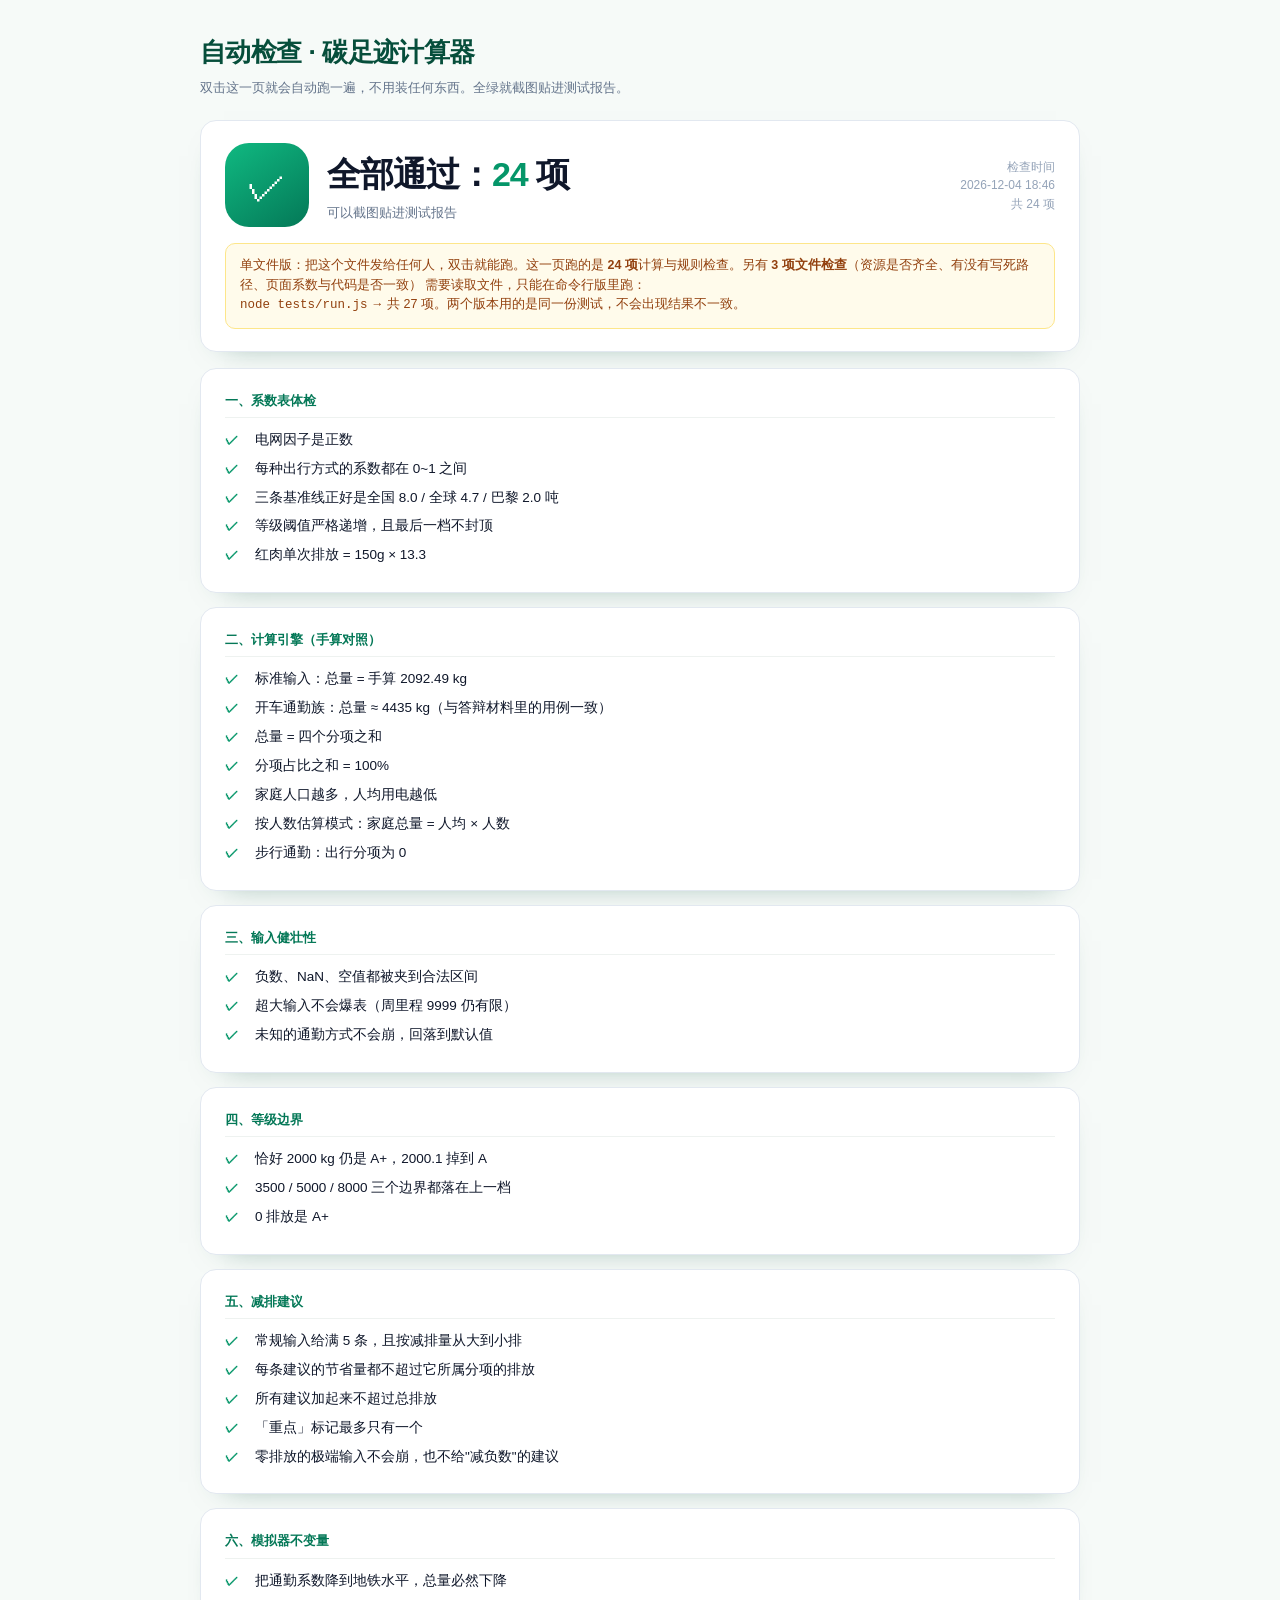
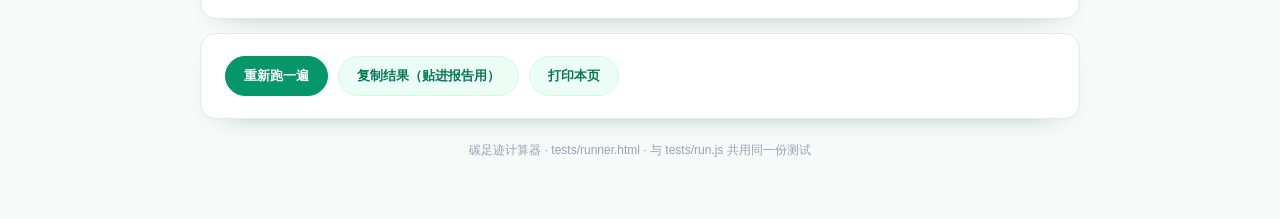
<file: tests/自动检查-单文件版.html>
<!DOCTYPE html>
<html lang="zh-CN">
<head>
<meta charset="UTF-8">
<meta name="viewport" content="width=device-width, initial-scale=1">
<title>自动检查 · 碳足迹计算器（单文件版）</title>
<style>
  * { box-sizing: border-box; margin: 0; padding: 0; }
  body {
    font-family: -apple-system, "Segoe UI", "PingFang SC", "Microsoft YaHei", sans-serif;
    background: #f6faf8; color: #0f172a;
    padding: 32px 20px 60px;
    line-height: 1.55;
  }
  .wrap { max-width: 880px; margin: 0 auto; }

  header { margin-bottom: 22px; }
  h1 { font-size: 26px; letter-spacing: -.02em; color: #064e3b; }
  .sub { color: #64748b; font-size: 13px; margin-top: 6px; }

  .panel {
    background: #fff; border: 1px solid #e2e8f0; border-radius: 16px;
    padding: 22px 24px; margin-bottom: 16px;
    box-shadow: 0 12px 30px -24px rgba(6,78,59,.6);
  }

  /* 状态区 */
  .status { display: flex; align-items: center; gap: 18px; flex-wrap: wrap; }
  .badge {
    display: grid; place-items: center;
    width: 84px; height: 84px; border-radius: 24px;
    font-size: 40px; color: #fff; flex: none;
    background: #94a3b8;
  }
  .badge.ok { background: linear-gradient(145deg, #10b981, #047857); }
  .badge.bad { background: linear-gradient(145deg, #f87171, #dc2626); }
  .badge.run { background: linear-gradient(145deg, #fbbf24, #d97706); font-size: 26px; }

  .stat-num { font-size: 34px; font-weight: 800; letter-spacing: -.03em; }
  .stat-num b { color: #059669; }
  .stat-num i { font-style: normal; color: #dc2626; }
  .stat-label { font-size: 13px; color: #64748b; margin-top: 2px; }
  .stamp { font-size: 12px; color: #94a3b8; margin-left: auto; text-align: right; }

  /* 分组 */
  .group { margin-bottom: 14px; }
  .group h2 {
    font-size: 13px; font-weight: 700; color: #047857;
    padding-bottom: 6px; border-bottom: 1px solid #eef2f0; margin-bottom: 8px;
  }
  .item {
    display: grid; grid-template-columns: 22px 1fr; gap: 8px;
    align-items: start; padding: 4px 0; font-size: 13.5px;
  }
  .item .mark { color: #059669; font-weight: 700; }
  .item.fail .mark { color: #dc2626; }
  .item .why {
    grid-column: 2; color: #b91c1c; font-size: 12px;
    background: #fef2f2; border-left: 3px solid #fecaca;
    padding: 4px 8px; border-radius: 0 6px 6px 0; margin-top: 3px;
    font-family: Consolas, Menlo, monospace; white-space: pre-wrap;
  }

  .note {
    background: #fffbeb; border: 1px solid #fde68a; border-radius: 10px;
    padding: 12px 14px; font-size: 12.5px; color: #92400e; margin-top: 4px;
  }

  .actions { display: flex; gap: 10px; flex-wrap: wrap; margin-top: 4px; }
  button {
    font: inherit; font-size: 13px; font-weight: 600;
    padding: 9px 18px; border-radius: 999px; cursor: pointer;
    border: 1px solid #d1fae5; background: #ecfdf5; color: #047857;
    transition: background .16s, transform .1s;
  }
  button:hover { background: #d1fae5; }
  button:active { transform: translateY(1px); }
  button.primary { background: #059669; border-color: #059669; color: #fff; }
  button.primary:hover { background: #047857; }

  .toast {
    position: fixed; left: 50%; bottom: 26px; transform: translate(-50%, 20px);
    background: rgba(15,23,42,.92); color: #f8fafc; font-size: 13px;
    padding: 9px 18px; border-radius: 999px; opacity: 0;
    transition: opacity .22s, transform .22s; pointer-events: none;
  }
  .toast.show { opacity: 1; transform: translate(-50%, 0); }

  footer { text-align: center; color: #94a3b8; font-size: 12px; margin-top: 22px; }

  @media print {
    body { background: #fff; padding: 0; }
    .panel { box-shadow: none; }
    .actions, footer { display: none; }
  }
</style>
</head>
<body>
<div class="wrap">

  <header>
    <h1>自动检查 · 碳足迹计算器</h1>
    <div class="sub">双击这一页就会自动跑一遍，不用装任何东西。全绿就截图贴进测试报告。</div>
  </header>

  <div class="panel">
    <div class="status">
      <div class="badge run" id="badge">…</div>
      <div>
        <div class="stat-num" id="statNum">检查中</div>
        <div class="stat-label" id="statLabel">正在跑 24 项检查</div>
      </div>
      <div class="stamp" id="stamp"></div>
    </div>
    <div class="note" style="margin-top:16px">
      单文件版：把这个文件发给任何人，双击就能跑。这一页跑的是 <b>24 项</b>计算与规则检查。另有 <b>3 项文件检查</b>（资源是否齐全、有没有写死路径、页面系数与代码是否一致）
      需要读取文件，只能在命令行版里跑：<br>
      <code>node tests/run.js</code> → 共 27 项。两个版本用的是同一份测试，不会出现结果不一致。
    </div>
  </div>

  <div id="out"></div>

  <div class="panel actions">
    <button class="primary" id="btnRun">重新跑一遍</button>
    <button id="btnCopy">复制结果（贴进报告用）</button>
    <button id="btnPrint">打印本页</button>
  </div>

  <footer>碳足迹计算器 · tests/runner.html · 与 tests/run.js 共用同一份测试</footer>
</div>

<div class="toast" id="toast"></div>

<script>
/* =========================================================
   factors.js · 排放系数与基准数据
   ---------------------------------------------------------
   全部采用「排放因子法」：总排放 = Σ(活动量 × 排放系数)
   数据来源为公开研究/官方统计的常用取值，课堂上按"示意系数"使用。
   修改这里的数字即可调整整个模型，计算逻辑不用动。
   ========================================================= */
window.CF = window.CF || {};

(function (CF) {
  'use strict';

  /* ---------------- 出行：kg CO₂e / km ---------------- */
  CF.FACTORS = {
    transport: {
      walk:  { key: 'walk',  label: '步行 / 骑行', icon: '🚶', factor: 0.000, note: '不计入直接排放' },
      ebike: { key: 'ebike', label: '电动自行车',  icon: '🛵', factor: 0.007, note: '百公里电耗约 1.2 kWh' },
      metro: { key: 'metro', label: '地铁',        icon: '🚇', factor: 0.032, note: '城市轨道客运平均' },
      bus:   { key: 'bus',   label: '公交',        icon: '🚌', factor: 0.045, note: '城市公交客运平均' },
      taxi:  { key: 'taxi',  label: '打车 / 网约车', icon: '🚕', factor: 0.160, note: '含空驶与调度' },
      car:   { key: 'car',   label: '燃油私家车',  icon: '🚗', factor: 0.200, note: '百公里油耗约 7 L' },
      ev:    { key: 'ev',    label: '新能源私家车', icon: '🔌', factor: 0.100, note: '百公里电耗 17 kWh' }
    }
  };

  /* ---------------- 用电 ---------------- */
  // 全国电网平均 CO₂ 排放因子（kg CO₂e / kWh）
  CF.ELEC_FACTOR = 0.5703;

  // 按人数估算：人均每月用电量（度），人越多，人均公共用电越省
  CF.ELEC_ESTIMATE = { 1: 120, 2: 100, 3: 92, 4: 82, 5: 74, 6: 68 };

  /* ---------------- 饮食 ---------------- */
  CF.DIET = {
    // 一次红肉按 150 g 计；混合红肉系数 13.3 kg CO₂e/kg
    // （牛肉 27、猪肉 6、羊肉 20，按国人消费结构加权）
    perMealKg: 0.15,
    redMeatFactor: 13.3,
    // 每次外卖：餐盒 + 包装 + 配送 + 额外食物浪费
    takeoutPerMeal: 0.45,
    // 基础饮食（主食、蔬菜、蛋奶等）年排放，kg
    base: { plant: 560, balanced: 700, meat: 950 },
    baseLabel: {
      plant: '以植物为主',
      balanced: '荤素均衡',
      meat: '以肉为主'
    }
  };

  // 一次红肉的排放 = 150 g × 13.3 = 2.0 kg（四舍五入后写入系数表）
  CF.DIET.redMeatPerServing = CF.DIET.perMealKg * CF.DIET.redMeatFactor; // ≈ 1.995

  /* ---------------- 消费：kg CO₂e / 元 ---------------- */
  CF.CONSUME = {
    clothing: 0.06,      // 衣物（纺织服装，含生产与运输）
    electronics: 0.04    // 电子产品（含生产制造）
  };

  /* ---------------- 三条基准线：kg CO₂e / 人 / 年 ---------------- */
  CF.BENCHMARKS = [
    {
      key: 'national',
      label: '全国人均',
      value: 8000,
      color: '#f59e0b',
      desc: '中国能源相关 CO₂ 人均排放约 8 吨 / 年'
    },
    {
      key: 'global',
      label: '全球人均',
      value: 4700,
      color: '#0ea5e9',
      desc: '全球平均约 4.7 吨 / 年'
    },
    {
      key: 'paris',
      label: '巴黎协定目标',
      value: 2000,
      color: '#16a34a',
      desc: '1.5℃ 情景下 2050 年人均需 ≤ 2 吨'
    }
  ];

  /* ---------------- 等级勋章 ---------------- */
  CF.GRADES = [
    { grade: 'A+', max: 2000,  title: '气候先锋',   color: '#059669', desc: '已经达到巴黎协定的人均目标线' },
    { grade: 'A',  max: 3500,  title: '低碳生活家', color: '#10b981', desc: '明显低于全球人均水平' },
    { grade: 'B',  max: 5000,  title: '中等排放',   color: '#3b82f6', desc: '接近全球人均，还有下降空间' },
    { grade: 'C',  max: 8000,  title: '偏高排放',   color: '#f59e0b', desc: '高于全球人均，接近国内人均' },
    { grade: 'D',  max: Infinity, title: '高排放',  color: '#dc2626', desc: '已超过全国人均水平' }
  ];

  /* ---------------- 四大类别的颜色 ---------------- */
  CF.CATEGORY = [
    { key: 'transport', label: '出行',   icon: '🚇', color: '#0ea5e9' },
    { key: 'elec',      label: '用电',   icon: '💡', color: '#f59e0b' },
    { key: 'food',      label: '饮食',   icon: '🍚', color: '#16a34a' },
    { key: 'consume',   label: '消费',   icon: '🛍️', color: '#a855f7' }
  ];

  /* ---------------- 小工具 ---------------- */
  // 一棵成年树一年大约吸收 20 kg CO₂
  CF.TREE_KG_PER_YEAR = 20;

  CF.fmt = function (n, digits) {
    var d = typeof digits === 'number' ? digits : 0;
    var v = Number(n);
    if (!isFinite(v)) v = 0;
    var s = v.toFixed(d);
    var parts = s.split('.');
    parts[0] = parts[0].replace(/\B(?=(\d{3})+(?!\d))/g, ',');
    return parts.join('.');
  };

  // kg → 吨，保留两位
  CF.toTons = function (kg) {
    return (Number(kg) || 0) / 1000;
  };

  CF.tonsText = function (kg, digits) {
    return CF.toTons(kg).toFixed(typeof digits === 'number' ? digits : 2);
  };

})(window.CF);

</script>
<script>
/* =========================================================
   engine.js · 计算引擎
   ---------------------------------------------------------
   输入 → 归一化 → 按排放系数换算 → 分项汇总 → 总量 + 等级
   所有口径都写在这里，页面只负责展示。
   ========================================================= */
window.CF = window.CF || {};

(function (CF) {
  'use strict';

  var WEEKS_PER_YEAR = 52;
  var MONTHS_PER_YEAR = 12;

  function clamp(n, min, max) {
    n = Number(n);
    if (!isFinite(n)) n = min;
    return Math.min(max, Math.max(min, n));
  }

  /* 按人数估算家庭月用电量（返回家庭总量与人均值） */
  CF.estimateElec = function (people) {
    var p = clamp(Math.round(people || 1), 1, 6);
    var per = CF.ELEC_ESTIMATE[p] || 80;
    return { people: p, perPerson: per, total: per * p };
  };

  /* 输入归一化：任何脏数据都在这里被夹到合法区间 */
  CF.normalizeInput = function (raw) {
    raw = raw || {};
    var people = clamp(Math.round(raw.household || 1), 1, 6);
    var elecMode = raw.elecMode === 'estimate' ? 'estimate' : 'direct';
    var monthlyKwh = elecMode === 'estimate'
      ? CF.estimateElec(people).total
      : clamp(raw.monthlyKwh, 0, 2000);

    var modeKey = raw.transportMode;
    if (!CF.FACTORS.transport[modeKey]) modeKey = 'metro';

    var dietKey = raw.dietType;
    if (!CF.DIET.base[dietKey]) dietKey = 'balanced';

    return {
      transportMode: modeKey,
      commuteKm: clamp(raw.commuteKm, 0, 1000),
      otherKm: clamp(raw.otherKm, 0, 1000),
      commuteFactor: typeof raw.commuteFactor === 'number' ? clamp(raw.commuteFactor, 0, 1) : null,
      otherFactor: typeof raw.otherFactor === 'number' ? clamp(raw.otherFactor, 0, 1) : null,
      elecMode: elecMode,
      monthlyKwh: monthlyKwh,
      household: people,
      redMeat: clamp(Math.round(raw.redMeat), 0, 21),
      takeout: clamp(Math.round(raw.takeout), 0, 35),
      dietType: dietKey,
      clothing: clamp(raw.clothing, 0, 200000),
      electronics: clamp(raw.electronics, 0, 200000)
    };
  };

  /* 等级：按年度总量（kg）划线 */
  CF.gradeOf = function (totalKg) {
    for (var i = 0; i < CF.GRADES.length; i++) {
      if (totalKg <= CF.GRADES[i].max) return CF.GRADES[i];
    }
    return CF.GRADES[CF.GRADES.length - 1];
  };

  /* 主计算 */
  CF.compute = function (raw) {
    var input = CF.normalizeInput(raw);
    var mode = CF.FACTORS.transport[input.transportMode];
    var factor = input.commuteFactor === null ? mode.factor : input.commuteFactor;
    var otherFactor = input.otherFactor === null ? mode.factor : input.otherFactor;

    /* --- 出行 --- */
    var commuteKmYear = input.commuteKm * WEEKS_PER_YEAR;
    var otherKmYear = input.otherKm * WEEKS_PER_YEAR;
    var commute = commuteKmYear * factor;
    var other = otherKmYear * otherFactor;

    /* --- 用电（家庭总量按人数平摊）--- */
    var elecKwhYear = input.monthlyKwh * MONTHS_PER_YEAR / input.household;
    var elec = elecKwhYear * CF.ELEC_FACTOR;

    /* --- 饮食 --- */
    var foodBase = CF.DIET.base[input.dietType];
    var redMeatKg = input.redMeat * WEEKS_PER_YEAR * CF.DIET.redMeatPerServing;
    var takeoutKg = input.takeout * WEEKS_PER_YEAR * CF.DIET.takeoutPerMeal;

    /* --- 消费 --- */
    var clothingKg = input.clothing * CF.CONSUME.clothing;
    var electronicsKg = input.electronics * CF.CONSUME.electronics;

    var transport = commute + other;
    var food = foodBase + redMeatKg + takeoutKg;
    var consume = clothingKg + electronicsKg;
    var total = transport + elec + food + consume;

    var items = [
      { key: 'transport', label: '出行', icon: '🚇', color: '#0ea5e9', kg: transport },
      { key: 'elec',      label: '用电', icon: '💡', color: '#f59e0b', kg: elec },
      { key: 'food',      label: '饮食', icon: '🍚', color: '#16a34a', kg: food },
      { key: 'consume',   label: '消费', icon: '🛍️', color: '#a855f7', kg: consume }
    ];

    items.forEach(function (it) {
      it.share = total > 0 ? it.kg / total : 0;
    });

    var rows = [
      { label: '通勤（' + mode.label + '）', amount: CF.fmt(commuteKmYear) + ' km/年', kg: commute, color: '#0ea5e9' },
      { label: '其他出行', amount: CF.fmt(otherKmYear) + ' km/年', kg: other, color: '#38bdf8' },
      { label: '家庭用电（人均）', amount: CF.fmt(elecKwhYear) + ' kWh/年', kg: elec, color: '#f59e0b' },
      { label: '红肉', amount: CF.fmt(input.redMeat * WEEKS_PER_YEAR) + ' 次/年', kg: redMeatKg, color: '#16a34a' },
      { label: '日常饮食（' + CF.DIET.baseLabel[input.dietType] + '）', amount: '按饮食结构估算', kg: foodBase, color: '#4ade80' },
      { label: '外卖', amount: CF.fmt(input.takeout * WEEKS_PER_YEAR) + ' 次/年', kg: takeoutKg, color: '#a3e635' },
      { label: '衣物', amount: CF.fmt(input.clothing) + ' 元/年', kg: clothingKg, color: '#a855f7' },
      { label: '电子产品', amount: CF.fmt(input.electronics) + ' 元/年', kg: electronicsKg, color: '#c084fc' }
    ].filter(function (r) { return r.kg > 0.5; });

    var grade = CF.gradeOf(total);

    return {
      input: input,
      factor: factor,
      mode: mode,
      transport: transport,
      commute: commute,
      other: other,
      elec: elec,
      elecKwhYear: elecKwhYear,
      food: food,
      foodBase: foodBase,
      redMeatKg: redMeatKg,
      takeoutKg: takeoutKg,
      consume: consume,
      clothingKg: clothingKg,
      electronicsKg: electronicsKg,
      total: total,
      items: items,
      rows: rows,
      grade: grade
    };
  };

  /* 把结果压成可存进 localStorage 的轻量结构 */
  CF.snapshot = function (result) {
    var b = {};
    result.items.forEach(function (it) { b[it.key] = Math.round(it.kg); });
    return {
      ts: Date.now(),
      total: Math.round(result.total),
      grade: result.grade.grade,
      breakdown: b,
      input: result.input
    };
  };


  CF.suggestions = function (r) {
    /* 减排建议：纯函数，只依赖计算结果，方便单元测试 */
  var inp = r.input;
    var list = [];
    var commuteKmYear = inp.commuteKm * WEEKS_PER_YEAR;
    var modeFactor = r.factor;

    /* 1. 通勤方式 */
    if (commuteKmYear > 0 && modeFactor > 0.05) {
      var target = Math.min(modeFactor, CF.FACTORS.transport.metro.factor);
      var save = commuteKmYear * 0.4 * (modeFactor - target);
      if (save > 5) {
        list.push({
          cat: '出行',
          title: '每周挑 2 天改乘地铁 / 公交通勤',
          desc: '你现在主要靠' + r.mode.label + '，每周通勤 ' + CF.fmt(inp.commuteKm) + ' km；把其中 2/5 换成公共交通，顺便避开通勤高峰。',
          kg: save
        });
      }
    }

    /* 2. 红肉 */
    if (inp.redMeat >= 3) {
      var cutMeat = Math.min(2, inp.redMeat);
      list.push({
        cat: '饮食',
        title: '每周少吃 ' + cutMeat + ' 次红肉',
        desc: '一年 ' + CF.fmt(inp.redMeat * WEEKS_PER_YEAR) + ' 次红肉，减到 ' + CF.fmt((inp.redMeat - cutMeat) * WEEKS_PER_YEAR) +
          ' 次；用鸡胸、鱼、豆制品替代，蛋白质并不会少。',
        kg: cutMeat * WEEKS_PER_YEAR * CF.DIET.redMeatPerServing
      });
    }

    /* 3. 外卖 */
    if (inp.takeout >= 4) {
      var cutTakeout = Math.max(1, Math.round(inp.takeout / 2));
      list.push({
        cat: '饮食',
        title: '每周少点 ' + cutTakeout + ' 次外卖',
        desc: '自带饭盒或去食堂，省下的不只是钱，还有一次性餐盒和配送里程。',
        kg: cutTakeout * WEEKS_PER_YEAR * CF.DIET.takeoutPerMeal
      });
    }

    /* 4. 用电 */
    if (r.elec > 120) {
      list.push({
        cat: '用电',
        title: '把家庭月用电降一成',
        desc: '空调调高 1℃、换 LED 灯、拔掉待机插头。按每月 ' + CF.fmt(inp.monthlyKwh) +
          ' 度算，省下约 ' + CF.fmt(inp.monthlyKwh * 0.1) + ' 度。',
        kg: r.elec * 0.1
      });
    }

    /* 5. 饮食结构 */
    if (inp.dietType !== 'plant') {
      var gap = r.foodBase - CF.DIET.base.plant;
      if (gap > 0) {
        list.push({
          cat: '饮食',
          title: '把饮食结构往植物性倾斜',
          desc: '你目前是「' + CF.DIET.baseLabel[inp.dietType] + '」。每周用 2~3 餐豆制品、全谷物替代肉类，就是最省钱的一档减排。',
          kg: gap * 0.6
        });
      }
    }

    /* 6. 衣物 */
    if (inp.clothing >= 3000) {
      list.push({
        cat: '消费',
        title: '衣物少买三成',
        desc: '先穿现有的，二手循环也算；一件耐穿的基础款胜过三件快时尚。',
        kg: r.clothingKg * 0.3
      });
    }

    /* 7. 电子产品 */
    if (inp.electronics >= 4000) {
      list.push({
        cat: '消费',
        title: '手机 / 电脑多用一年',
        desc: '把换机周期从 2 年拉到 3 年，制造环节的排放直接被摊薄三分之一。',
        kg: r.electronicsKg * 0.33
      });
    }

    /* 8. 兜底：数据都很低时也给几条 */
    var fallback = [
      { cat: '出行', title: '3 公里内步行或骑车', desc: '每周 3 次短途不坐车，一年就是 150 多公里。', kg: 3 * 3 * WEEKS_PER_YEAR * CF.FACTORS.transport.car.factor },
      { cat: '用电', title: '随手关灯、拔掉待机插头', desc: '待机功耗通常占家庭用电的 5%~10%。', kg: 60 },
      { cat: '饮食', title: '按需点餐、剩菜打包', desc: '食物浪费的排放常常被忽略。', kg: 40 }
    ];
    // 兜底建议也要守规矩：分项本身的排放都不够减，就不该给出这条
    var catTotal = { '出行': r.transport, '用电': r.elec, '饮食': r.food, '消费': r.consume };
    fallback.forEach(function (f) {
      if (list.length >= 3) return;
      if ((catTotal[f.cat] || 0) <= f.kg) return;
      list.push(f);
    });

    list.sort(function (a, b) { return b.kg - a.kg; });
    var picked = list.slice(0, 5);

    // 只给「排放占比最大的那一类」打一个「重点」标记，避免满屏都是重点
    picked.forEach(function (it) { it.hot = false; });
    var dominant = r.items.slice().sort(function (a, b) { return b.kg - a.kg; })[0];
    if (dominant) {
      for (var i = 0; i < picked.length; i++) {
        if (picked[i].cat === dominant.label) { picked[i].hot = true; break; }
      }
    }

    return picked;
  };

})(window.CF);

</script>
<script>
/* =========================================================
   tests/cases.js · 24 项检查（不需要读文件的那部分）
   ---------------------------------------------------------
   同一份测试，两个地方用：
     1. tests/run.js      命令行：node tests/run.js（24 + 3 项文件检查 = 27 项）
     2. tests/runner.html 网页版：双击打开就能看结果（24 项）
   测试只写一遍，两边共用，不会出现“网页版和命令行版结果不一样”。
   ========================================================= */
(function (root) {
  'use strict';

  var groups = [];
  var current = null;

  function group(title) {
    current = { title: title, tests: [] };
    groups.push(current);
  }

  function test(name, fn) {
    current.tests.push({ name: name, fn: fn });
  }

  function ok(cond, msg) {
    if (!cond) throw new Error(msg || '断言失败');
  }

  function near(actual, expected, tolerance, msg) {
    var t = tolerance == null ? 1e-6 : tolerance;
    if (Math.abs(actual - expected) > t) {
      throw new Error((msg ? msg + '：' : '') + '期望 ' + expected + '，实际 ' + actual.toFixed(3));
    }
  }

function baseInput(overrides) {
  return Object.assign({
    transportMode: 'metro',
    commuteKm: 40,
    otherKm: 20,
    elecMode: 'direct',
    monthlyKwh: 240,
    household: 3,
    redMeat: 4,
    takeout: 3,
    dietType: 'balanced',
    clothing: 3000,
    electronics: 2000
  }, overrides || {});
}

group('一、系数表体检');

test('电网因子是正数', function () {
  ok(CF.ELEC_FACTOR > 0, 'ELEC_FACTOR 应大于 0');
});

test('每种出行方式的系数都在 0~1 之间', function () {
  Object.keys(CF.FACTORS.transport).forEach(function (k) {
    const f = CF.FACTORS.transport[k].factor;
    ok(f >= 0 && f <= 1, k + ' 的系数 ' + f + ' 超出合理范围');
  });
});

test('三条基准线正好是全国 8.0 / 全球 4.7 / 巴黎 2.0 吨', function () {
  const map = {};
  CF.BENCHMARKS.forEach(function (b) { map[b.key] = b.value; });
  near(map.national, 8000);
  near(map.global, 4700);
  near(map.paris, 2000);
});

test('等级阈值严格递增，且最后一档不封顶', function () {
  for (let i = 1; i < CF.GRADES.length; i++) {
    ok(CF.GRADES[i].max > CF.GRADES[i - 1].max, '第 ' + i + ' 档阈值没有递增');
  }
  ok(CF.GRADES[CF.GRADES.length - 1].max === Infinity, '最后一档应为 Infinity');
});

test('红肉单次排放 = 150g × 13.3', function () {
  near(CF.DIET.redMeatPerServing, CF.DIET.perMealKg * CF.DIET.redMeatFactor);
});

/* =========================================================
   二、计算引擎：手算对照
   ========================================================= */
group('二、计算引擎（手算对照）');

test('标准输入：总量 = 手算 2092.49 kg', function () {
  // 出行 40*52*0.032 + 20*52*0.032 = 66.56 + 33.28
  // 用电 240*12/3*0.5703          = 547.49
  // 饮食 700 + 4*52*1.995 + 3*52*0.45 = 700 + 414.96 + 70.2
  // 消费 3000*0.06 + 2000*0.04    = 180 + 80
  const r = CF.compute(baseInput());
  near(r.commute, 66.56, 0.01);
  near(r.other, 33.28, 0.01);
  near(r.elec, 547.488, 0.01);
  near(r.foodBase, 700);
  near(r.redMeatKg, 414.96, 0.01);
  near(r.takeoutKg, 70.2, 0.01);
  near(r.consume, 260, 0.01);
  near(r.total, 2092.488, 0.01);
});

test('开车通勤族：总量 ≈ 4435 kg（与答辩材料里的用例一致）', function () {
  const r = CF.compute(baseInput({
    transportMode: 'car', commuteKm: 100, otherKm: 40,
    monthlyKwh: 320, redMeat: 6, takeout: 5,
    dietType: 'meat', clothing: 6000, electronics: 5000
  }));
  near(r.total, 4435.4, 0.5, '总量');
});

test('总量 = 四个分项之和', function () {
  const r = CF.compute(baseInput({ transportMode: 'car', redMeat: 9, clothing: 12000 }));
  near(r.total, r.transport + r.elec + r.food + r.consume, 1e-9);
});

test('分项占比之和 = 100%', function () {
  const r = CF.compute(baseInput({ transportMode: 'car' }));
  const sum = r.items.reduce(function (s, it) { return s + it.share; }, 0);
  near(sum, 1, 1e-9);
});

test('家庭人口越多，人均用电越低', function () {
  const one = CF.compute(baseInput({ household: 1 })).elec;
  const four = CF.compute(baseInput({ household: 4 })).elec;
  ok(four < one, '4 人户的人均用电应低于 1 人户');
  near(one / four, 4, 1e-9, '倍数关系');
});

test('按人数估算模式：家庭总量 = 人均 × 人数', function () {
  const est = CF.estimateElec(3);
  near(est.total, est.perPerson * 3);
  const r = CF.compute(baseInput({ elecMode: 'estimate', household: 3 }));
  near(r.elecKwhYear, est.perPerson * 12, 1e-9);
});

test('步行通勤：出行分项为 0', function () {
  const r = CF.compute(baseInput({ transportMode: 'walk', commuteKm: 100, otherKm: 100 }));
  near(r.transport, 0);
});

/* =========================================================
   三、输入健壮性（脏数据不许算出 NaN）
   ========================================================= */
group('三、输入健壮性');

test('负数、NaN、空值都被夹到合法区间', function () {
  [
    { commuteKm: -50, monthlyKwh: -10, redMeat: -3, clothing: -1000 },
    { commuteKm: NaN, monthlyKwh: undefined, redMeat: 'abc', takeout: null },
    {},
    { household: 0 },
    { household: 99 }
  ].forEach(function (bad, i) {
    const r = CF.compute(baseInput(bad));
    ok(isFinite(r.total) && r.total >= 0, '第 ' + (i + 1) + ' 组脏数据算出了非法值：' + r.total);
    ok(r.input.household >= 1 && r.input.household <= 6, '家庭人口没被夹紧');
  });
});

test('超大输入不会爆表（周里程 9999 仍有限）', function () {
  const r = CF.compute(baseInput({ commuteKm: 9999, otherKm: 9999, monthlyKwh: 99999 }));
  ok(isFinite(r.total) && r.total > 0, '结果应为有限正数');
});

test('未知的通勤方式不会崩，回落到默认值', function () {
  const r = CF.compute(baseInput({ transportMode: 'ufo' }));
  ok(r.input.transportMode === 'metro', '未知方式应回落到 metro');
});

/* =========================================================
   四、等级划分边界
   ========================================================= */
group('四、等级边界');

test('恰好 2000 kg 仍是 A+，2000.1 掉到 A', function () {
  ok(CF.gradeOf(2000).grade === 'A+');
  ok(CF.gradeOf(2000.1).grade === 'A');
});

test('3500 / 5000 / 8000 三个边界都落在上一档', function () {
  ok(CF.gradeOf(3500).grade === 'A');
  ok(CF.gradeOf(5000).grade === 'B');
  ok(CF.gradeOf(8000).grade === 'C');
  ok(CF.gradeOf(8000.1).grade === 'D');
});

test('0 排放是 A+', function () {
  ok(CF.gradeOf(0).grade === 'A+');
});

/* =========================================================
   五、减排建议：数量、口径、不越界
   ========================================================= */
group('五、减排建议');

test('常规输入给满 5 条，且按减排量从大到小排', function () {
  const r = CF.compute(baseInput({
    transportMode: 'car', commuteKm: 100, otherKm: 40,
    monthlyKwh: 320, redMeat: 6, takeout: 5,
    dietType: 'meat', clothing: 6000, electronics: 5000
  }));
  const list = CF.suggestions(r);
  ok(list.length === 5, '应有 5 条建议，实际 ' + list.length);
  for (let i = 1; i < list.length; i++) {
    ok(list[i].kg <= list[i - 1].kg, '第 ' + i + ' 条没有按降序排列');
  }
});

test('每条建议的节省量都不超过它所属分项的排放', function () {
  const inputs = [
    baseInput({ transportMode: 'car', commuteKm: 100, redMeat: 6, takeout: 5, dietType: 'meat', clothing: 6000, electronics: 5000 }),
    baseInput({ transportMode: 'walk', commuteKm: 0, otherKm: 0, redMeat: 0, takeout: 0, dietType: 'plant', clothing: 0, electronics: 0 }),
    baseInput({ transportMode: 'bus', redMeat: 0, takeout: 0 }),
    baseInput({ transportMode: 'ev', monthlyKwh: 30, household: 6 })
  ];
  inputs.forEach(function (input, idx) {
    const r = CF.compute(input);
    const catTotal = { '出行': r.transport, '用电': r.elec, '饮食': r.food, '消费': r.consume };
    CF.suggestions(r).forEach(function (s) {
      ok(catTotal[s.cat] !== undefined, '建议的类别「' + s.cat + '」不存在');
      ok(s.kg <= catTotal[s.cat] + 0.001,
        '第 ' + (idx + 1) + ' 组：「' + s.title + '」要减 ' + s.kg.toFixed(1) +
        ' kg，但「' + s.cat + '」总共才 ' + catTotal[s.cat].toFixed(1) + ' kg');
    });
  });
});

test('所有建议加起来不超过总排放', function () {
  const r = CF.compute(baseInput({ transportMode: 'car', commuteKm: 100, redMeat: 6, takeout: 5, dietType: 'meat' }));
  const sum = CF.suggestions(r).reduce(function (s, it) { return s + it.kg; }, 0);
  ok(sum <= r.total + 0.001, '建议合计 ' + sum.toFixed(1) + ' 超过了总排放 ' + r.total.toFixed(1));
});

test('「重点」标记最多只有一个', function () {
  const r = CF.compute(baseInput({ transportMode: 'car', redMeat: 8, dietType: 'meat' }));
  const hot = CF.suggestions(r).filter(function (s) { return s.hot; });
  ok(hot.length <= 1, '出现了 ' + hot.length + ' 个重点标记');
});

test('零排放的极端输入不会崩，也不给"减负数"的建议', function () {
  const r = CF.compute({ transportMode: 'walk', commuteKm: 0, otherKm: 0, monthlyKwh: 0, household: 1, redMeat: 0, takeout: 0, dietType: 'plant', clothing: 0, electronics: 0 });
  const list = CF.suggestions(r);
  ok(Array.isArray(list), '应返回数组');
  list.forEach(function (s) { ok(s.kg > 0, '不该出现 0 或负数的减排量'); });
});

/* =========================================================
   六、模拟器不变量
   ========================================================= */
group('六、模拟器不变量');

test('把通勤系数降到地铁水平，总量必然下降', function () {
  const base = CF.compute(baseInput({ transportMode: 'car', commuteKm: 100 }));
  const sim = CF.compute(Object.assign({}, baseInput({ transportMode: 'car', commuteKm: 100 }), {
    commuteFactor: CF.FACTORS.transport.metro.factor
  }));
  ok(sim.total < base.total, '模拟后应低于原始值');
  // 只改通勤（100 km/周），其他出行（20 km/周）不受影响
  near(base.total - sim.total, 100 * 52 * (0.2 - 0.032), 0.01, '减排量');
});

/* =========================================================
   七、静态产物自查（部署前跑一遍）
   ========================================================= */

  root.CF_CASES = { groups: groups };
})(typeof window !== 'undefined' ? window : this);

</script>
<script>
(function () {
  'use strict';

  var outEl = document.getElementById('out');
  var badgeEl = document.getElementById('badge');
  var numEl = document.getElementById('statNum');
  var labelEl = document.getElementById('statLabel');
  var stampEl = document.getElementById('stamp');
  var toastEl = document.getElementById('toast');
  var lastReport = '';

  function toast(msg) {
    toastEl.textContent = msg;
    toastEl.classList.add('show');
    setTimeout(function () { toastEl.classList.remove('show'); }, 2000);
  }

  function pad(n) { return ('0' + n).slice(-2); }

  function nowText() {
    var d = new Date();
    return d.getFullYear() + '-' + pad(d.getMonth() + 1) + '-' + pad(d.getDate()) +
      ' ' + pad(d.getHours()) + ':' + pad(d.getMinutes());
  }

  function esc(s) {
    return String(s).replace(/[&<>]/g, function (c) {
      return { '&': '&amp;', '<': '&lt;', '>': '&gt;' }[c];
    });
  }

  function fail(msg) {
    badgeEl.className = 'badge bad';
    badgeEl.textContent = '!';
    numEl.innerHTML = '<i>无法运行</i>';
    labelEl.textContent = '请检查文件是否齐全';
    outEl.innerHTML = '<div class="panel"><div class="note">' + esc(msg) + '</div></div>';
  }

  function run() {
    if (!window.CF || !window.CF.compute) {
      fail('找不到计算代码：请把 tests 文件夹和 assets 文件夹放在同一个项目里，' +
           '并且直接从项目文件夹打开 tests/runner.html。');
      return;
    }
    if (!window.CF_CASES) {
      fail('这个文件被改坏了或没下载完整，请重新从群里下载一次。');
      return;
    }

    var groups = window.CF_CASES.groups;
    var passed = 0;
    var failed = [];
    var html = '';
    var report = [];

    groups.forEach(function (g) {
      html += '<div class="panel group"><h2>' + esc(g.title) + '</h2>';
      report.push(g.title);

      g.tests.forEach(function (t) {
        try {
          t.fn();
          passed++;
          html += '<div class="item"><span class="mark">✓</span><span>' + esc(t.name) + '</span></div>';
          report.push('  ✓ ' + t.name);
        } catch (err) {
          failed.push({ name: t.name, message: err.message });
          html += '<div class="item fail"><span class="mark">✗</span><span>' + esc(t.name) + '</span>' +
            '<span class="why">' + esc(err.message) + '</span></div>';
          report.push('  ✗ ' + t.name + '  ——  ' + err.message);
        }
      });

      html += '</div>';
      report.push('');
    });

    outEl.innerHTML = html;

    var total = passed + failed.length;
    if (failed.length === 0) {
      badgeEl.className = 'badge ok';
      badgeEl.textContent = '✓';
      numEl.innerHTML = '全部通过：<b>' + passed + '</b> 项';
      labelEl.textContent = '可以截图贴进测试报告';
    } else {
      badgeEl.className = 'badge bad';
      badgeEl.textContent = '✗';
      numEl.innerHTML = '通过 <b>' + passed + '</b> 项，失败 <i>' + failed.length + '</i> 项';
      labelEl.textContent = '把红色那几条截图发给 B1';
    }
    stampEl.textContent = '检查时间\n' + nowText() + '\n共 ' + total + ' 项';
    stampEl.style.whiteSpace = 'pre-line';

    lastReport = '自动检查结果\n时间：' + nowText() +
      '\n通过：' + passed + ' 项，失败：' + failed.length + ' 项' +
      '（另有 3 项文件检查只在命令行版执行）\n\n' + report.join('\n');
  }

  document.getElementById('btnRun').addEventListener('click', function () {
    badgeEl.className = 'badge run';
    badgeEl.textContent = '…';
    numEl.textContent = '检查中';
    setTimeout(run, 30);
    toast('已重新跑一遍');
  });

  document.getElementById('btnCopy').addEventListener('click', function () {
    if (!lastReport) { toast('还没有结果'); return; }
    function done() { toast('已复制，可以贴进报告'); }
    if (navigator.clipboard && navigator.clipboard.writeText) {
      navigator.clipboard.writeText(lastReport).then(done).catch(fallback);
    } else {
      fallback();
    }
    function fallback() {
      var ta = document.createElement('textarea');
      ta.value = lastReport;
      ta.style.position = 'fixed';
      ta.style.opacity = '0';
      document.body.appendChild(ta);
      ta.select();
      try { document.execCommand('copy'); done(); } catch (e) { toast('复制失败，请手动选中文字'); }
      document.body.removeChild(ta);
    }
  });

  document.getElementById('btnPrint').addEventListener('click', function () {
    window.print();
  });

  window.addEventListener('load', function () {
    setTimeout(run, 60);
  });
})();
</script>
</body>
</html>
</file>
